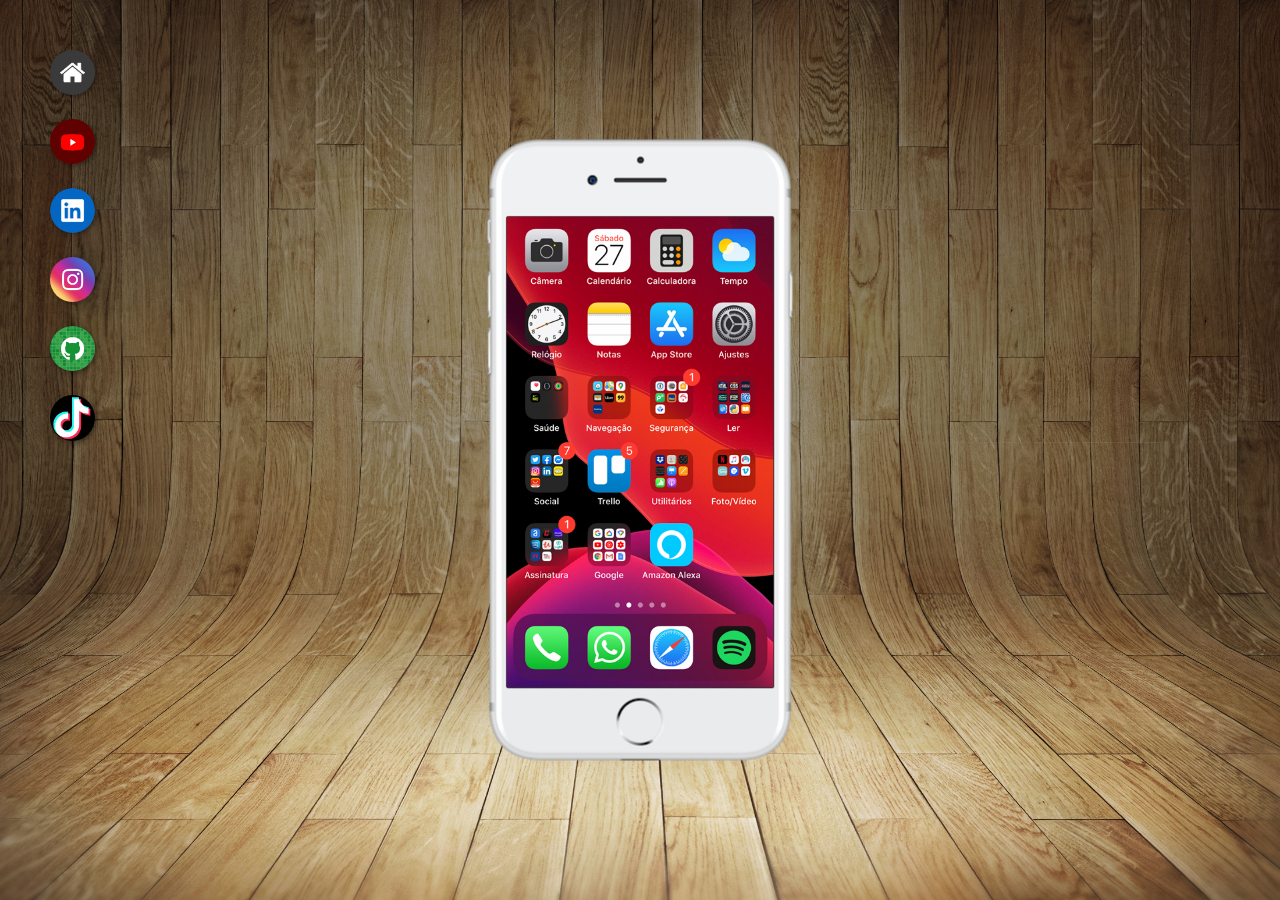
<file: index.html>
<!DOCTYPE html>
<html lang="pt-br">
<head>
    <meta charset="UTF-8">
    <meta http-equiv="X-UA-Compatible" content="IE=edge">
    <meta name="viewport" content="width=device-width, initial-scale=1.0">
    <link rel="shortcut icon" href="icons8-star-filled-50.png" type="image/x-icon">
    <title>Projeto Redes Sociais</title>
<link rel="stylesheet" href="estilo/style.css" class="css">
</head>
<body>
    <main>
        <section id="telefone">
            <iframe src="home.html" name="tela" id="tela" frameborder="0">Seu navegador não é compatível com isso.</iframe>
        </section>
        
        <section id="redes-sociais">
          <a href="home.html" target="tela"><img src="imagens/logo-home.jpg" alt="home"></a><br>
          <a href="youtube.html" target="tela"><img src="imagens/logo-youtube.jpg" alt="youtube"></a><br>
          <a href="linkedin.html" target="tela"><img src="imagens/linkedin_logo.png" alt="linkedin"></a><br>
          <a href="instagram.html" target="tela"><img src="imagens/logo-instagram.jpg" alt="instagram"></a><br>
          <a href="github.html" target="tela"><img src="imagens/logo-github.jpg" alt="github"></a><br>
          <a href="tiktok.html" target="tela"><img src="imagens/tiktok-logo.png" alt="tiktok"></a><br>

    </section>
</main>
</body>
</html>
</file>
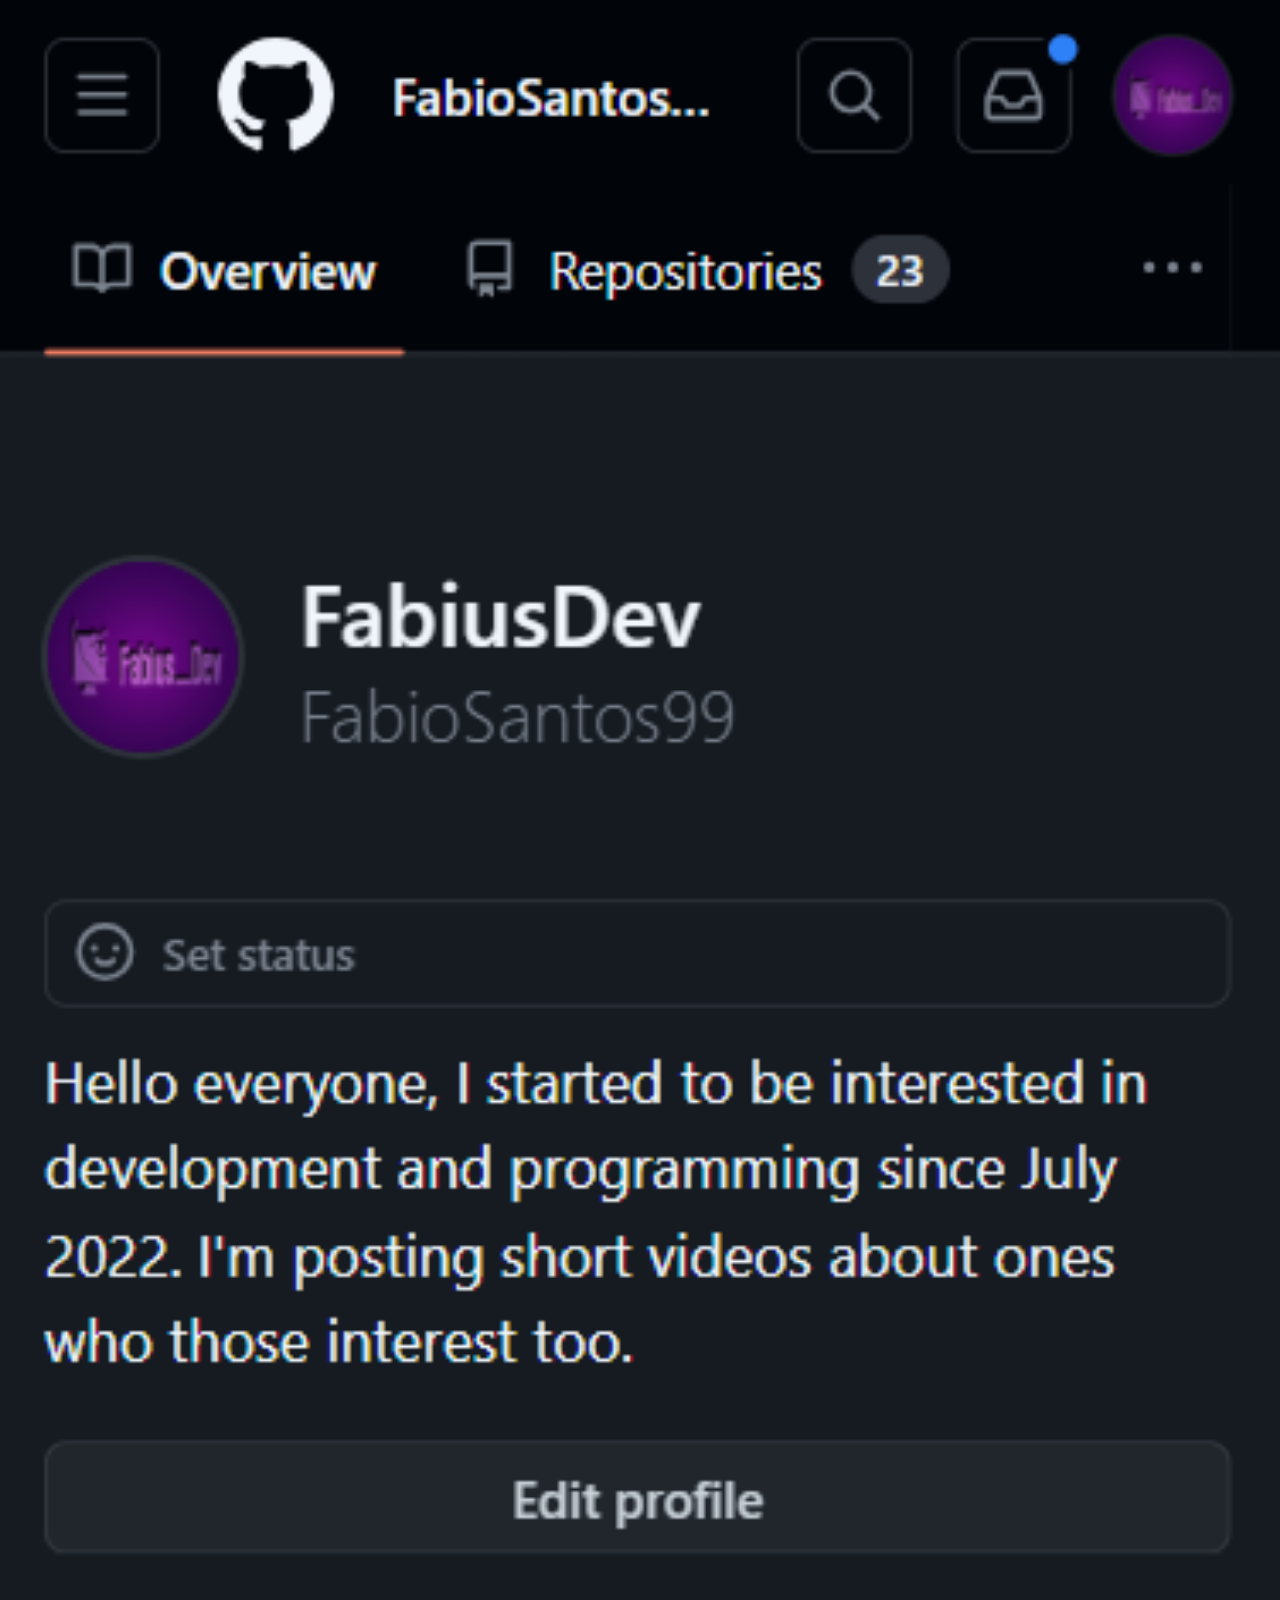
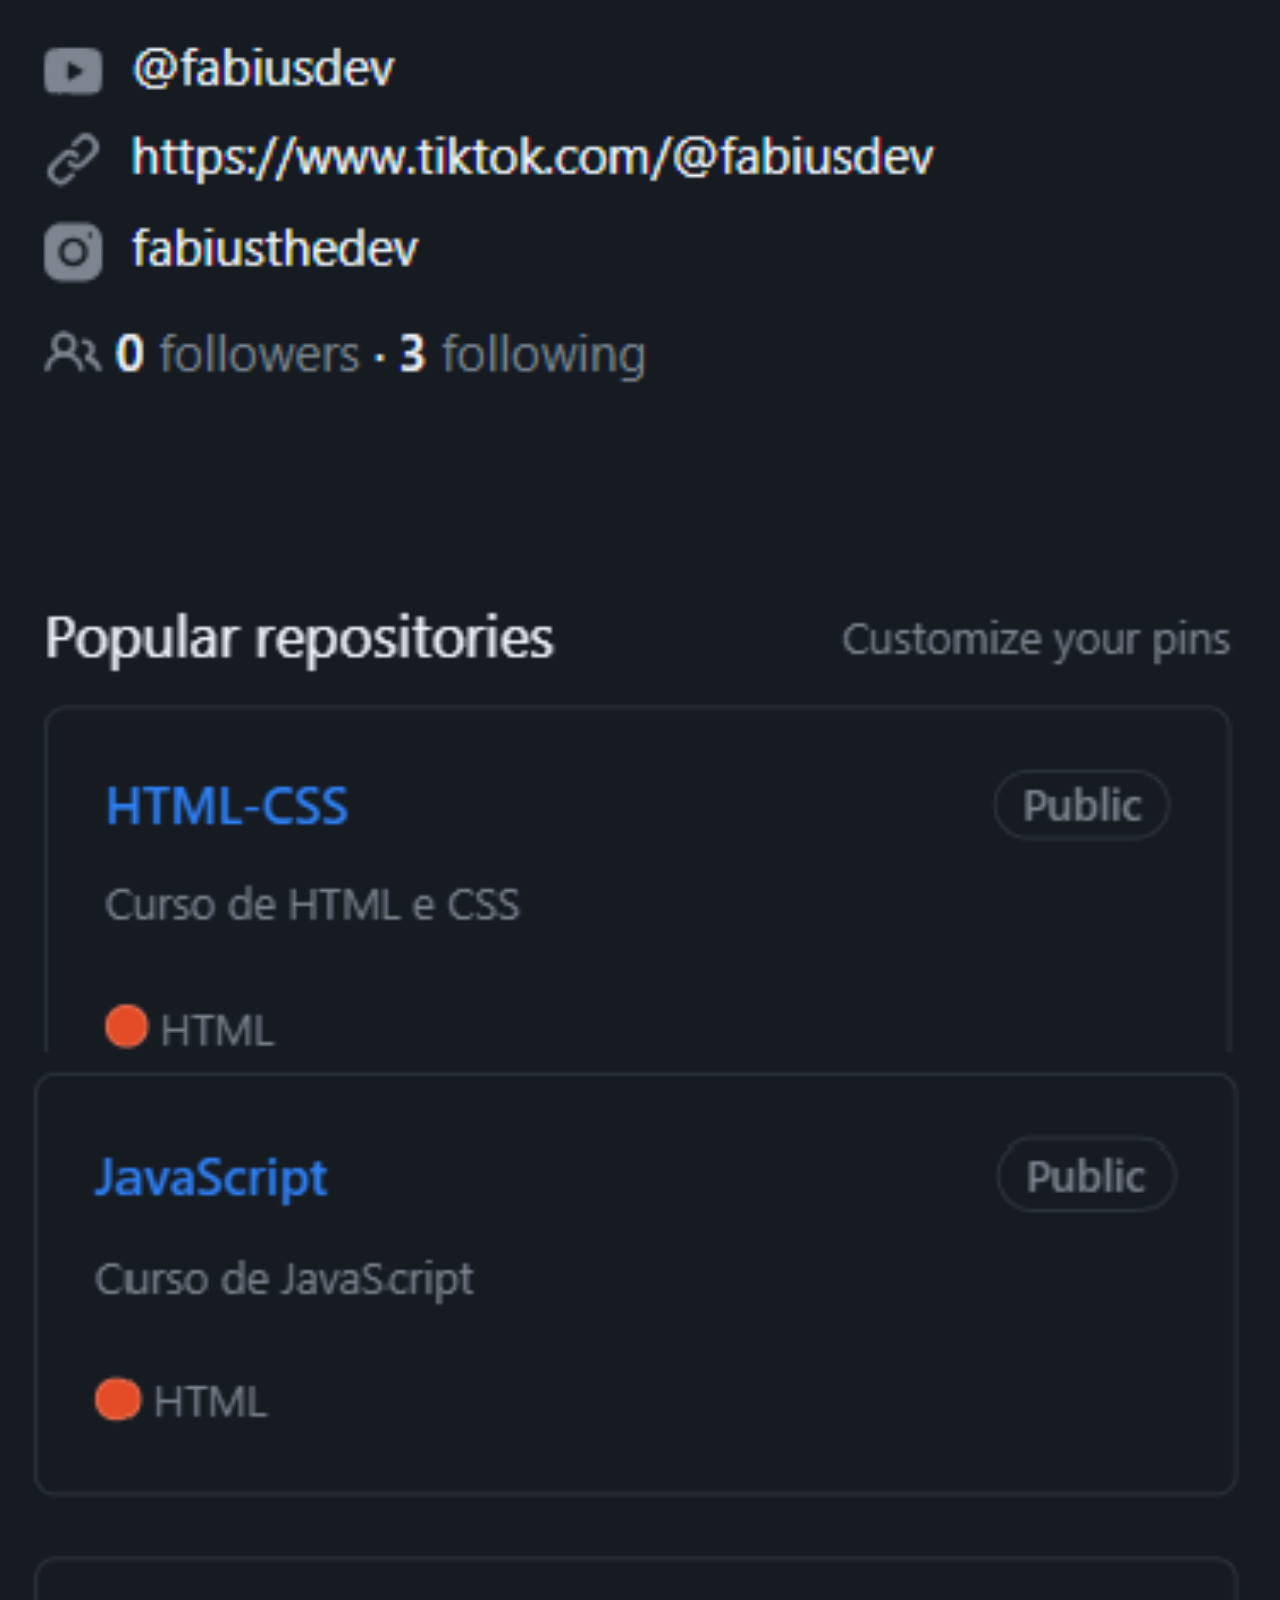
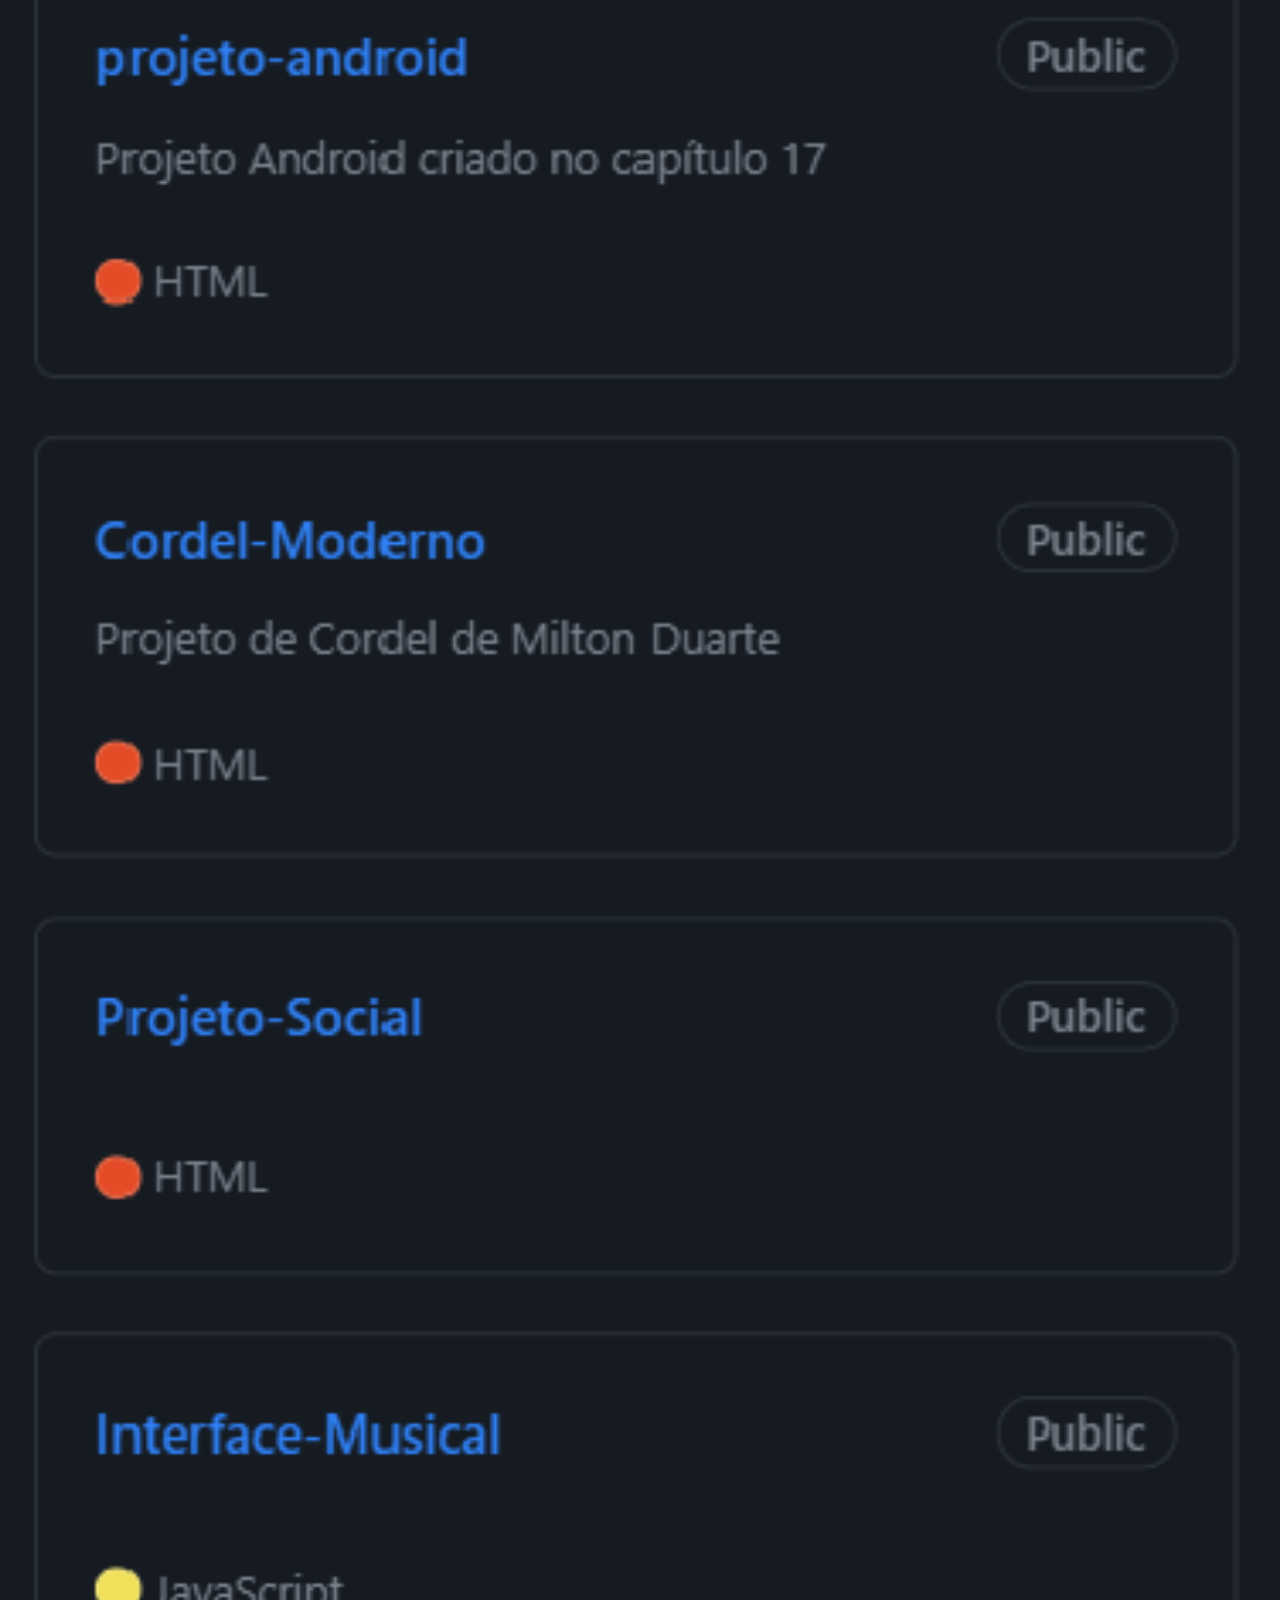
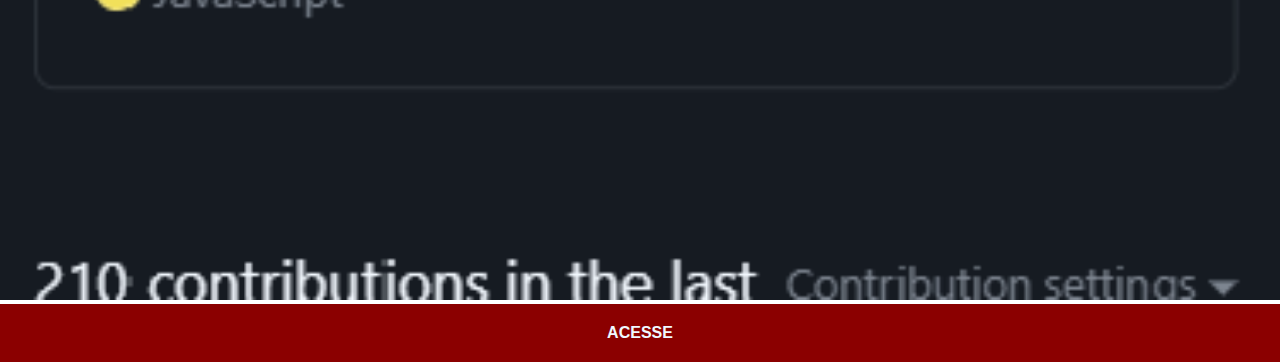
<file: github.html>
<!DOCTYPE html>
<html lang="pt-br">
<head>
    <meta charset="UTF-8">
    <meta http-equiv="X-UA-Compatible" content="IE=edge">
    <meta name="viewport" content="width=device-width, initial-scale=1.0">
    <title>Document</title>
    <link rel="stylesheet" href="estilo/social.css">

</head>
<body>
    <img src="imagens/github-image.png" alt="github">
    <a href="https://github.com/FabioSantos99">ACESSE</a>
</body>
</html>
</file>
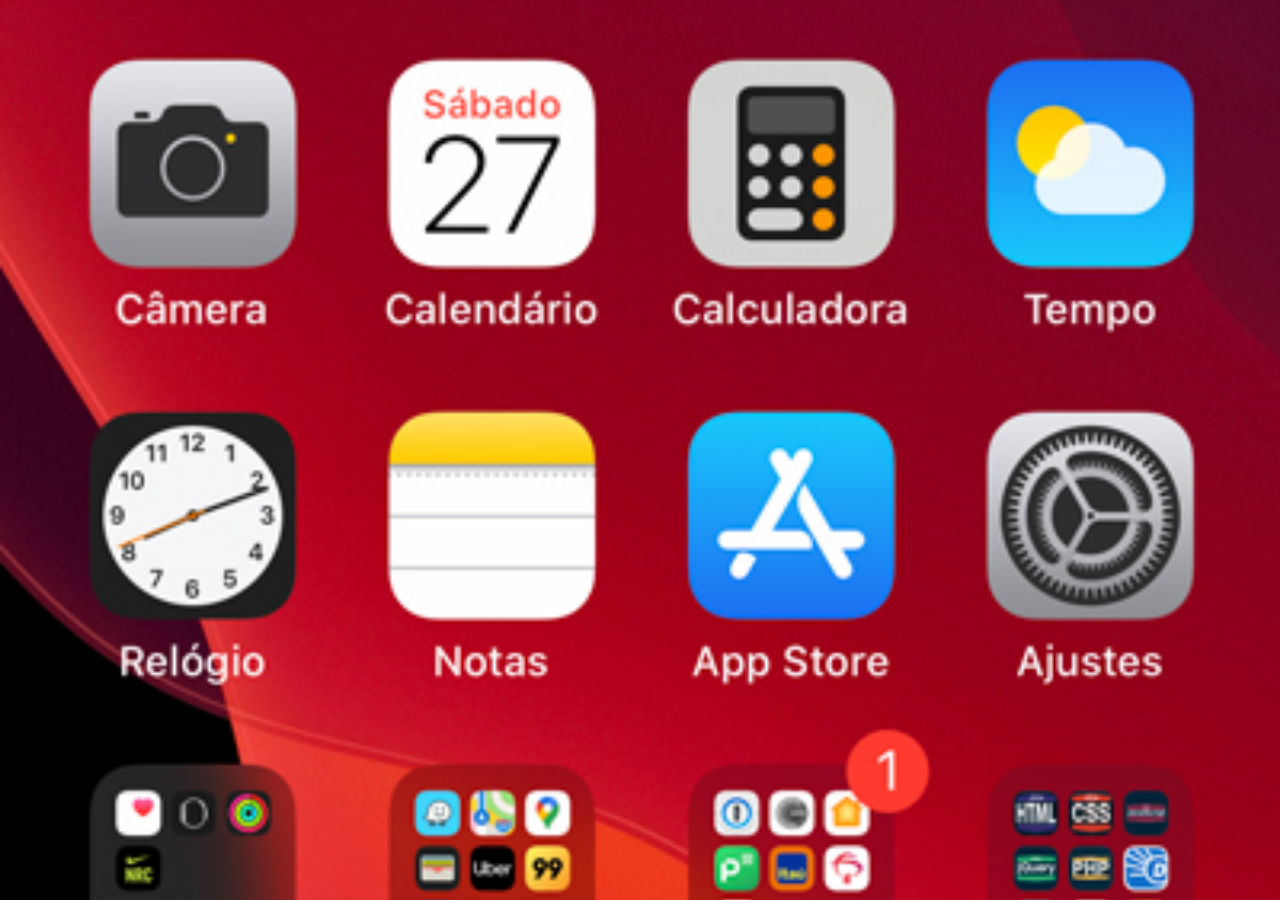
<file: home.html>
<!DOCTYPE html>
<html lang="pt-br">
<head>
    <meta charset="UTF-8">
    <meta http-equiv="X-UA-Compatible" content="IE=edge">
    <meta name="viewport" content="width=device-width, initial-scale=1.0">
    <title>Home</title>
    
    <style>
        *{
            margin: 0px;
            padding: 0px;
        }
    
        body{
            width: 100vw;
            height: 100vh;
            background: black url('imagens/tela-home.jpg') no-repeat top center;
            background-size: cover;
        }
        
    </style>
</head>


<body>
   
</body>
</html>
</file>
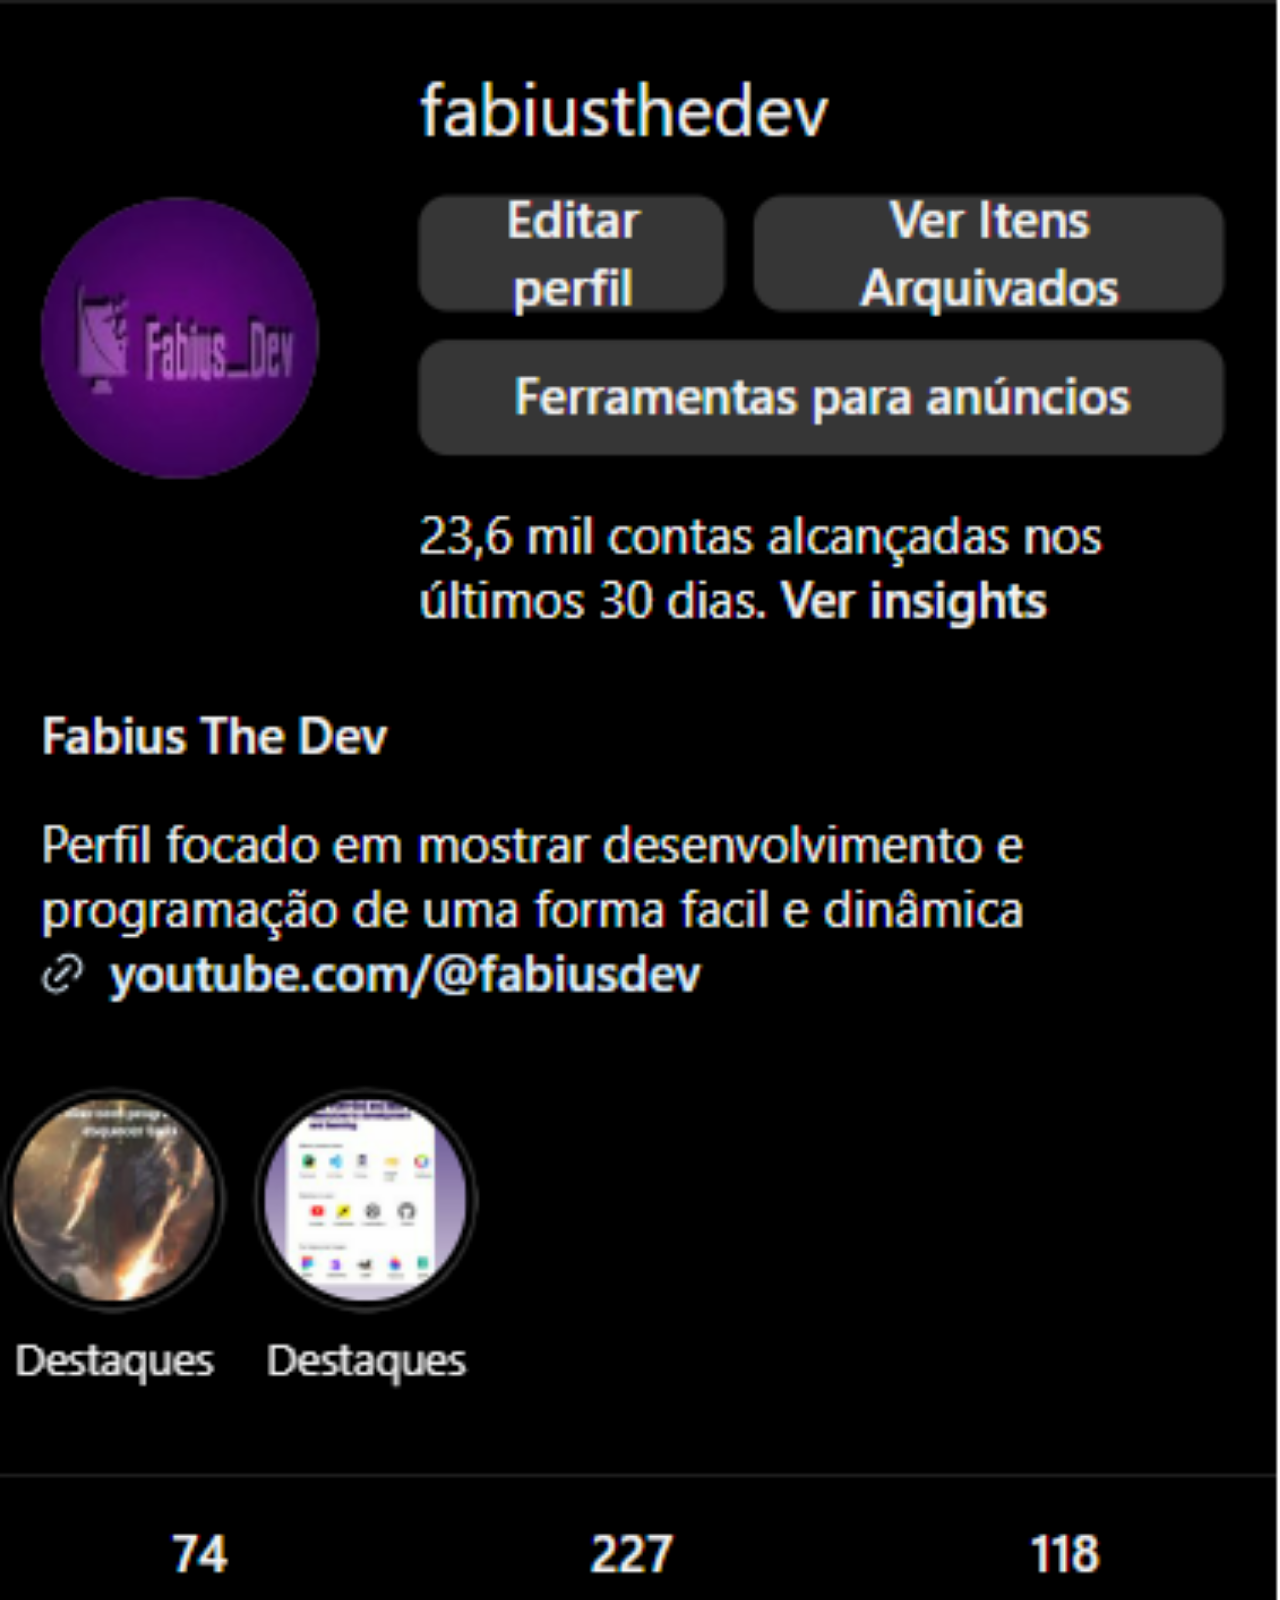
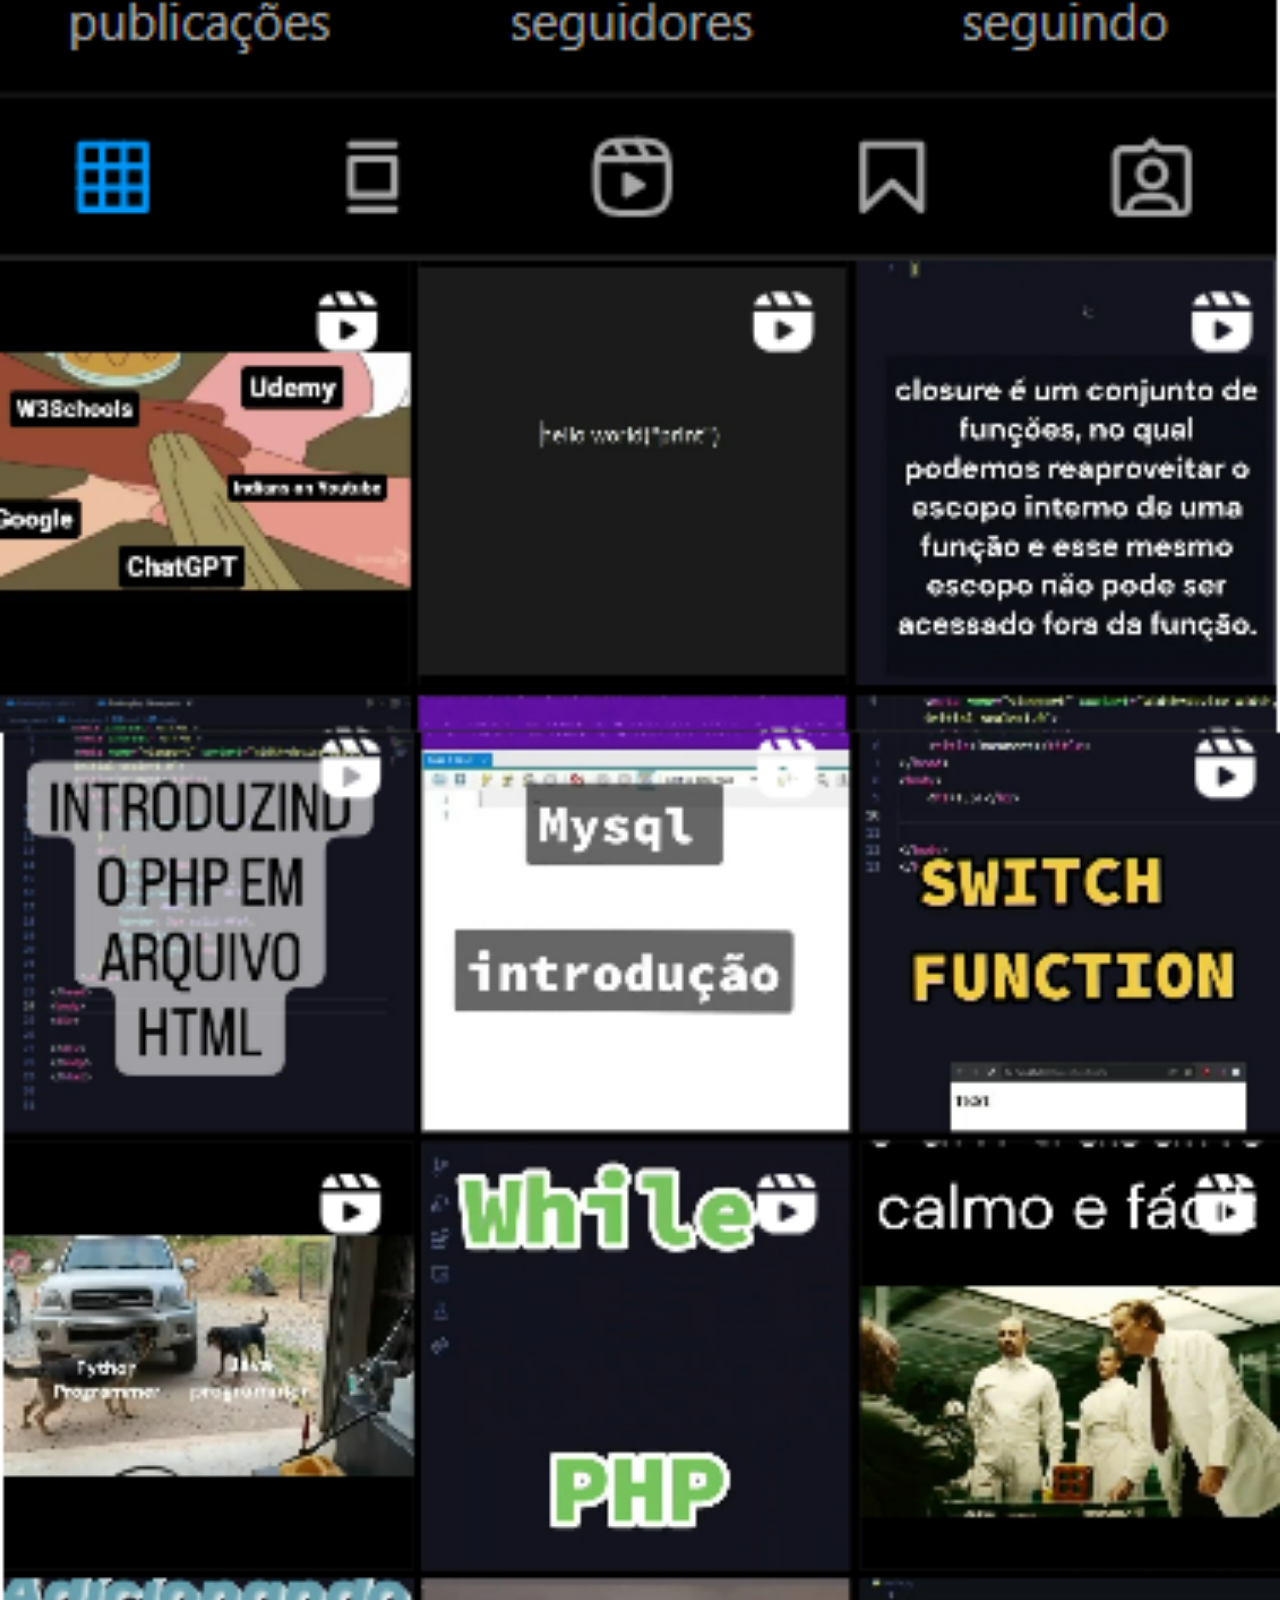
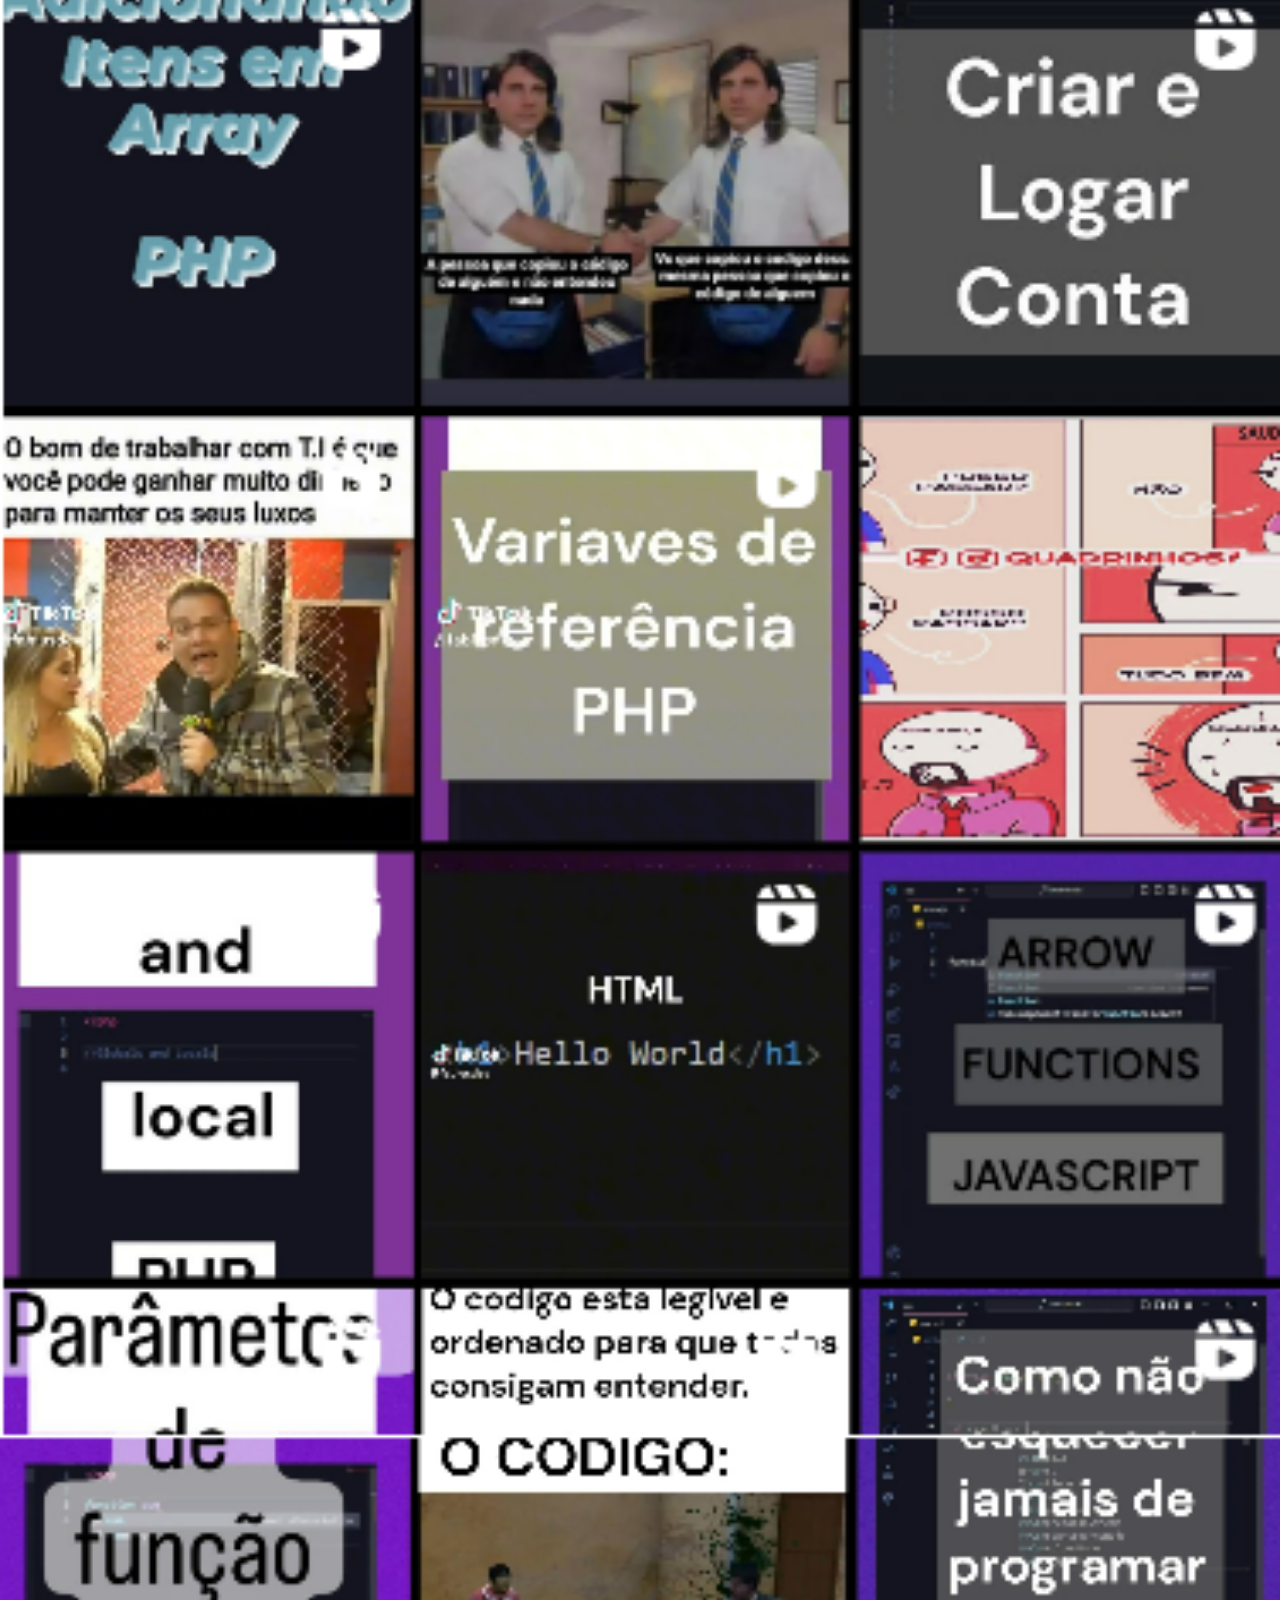
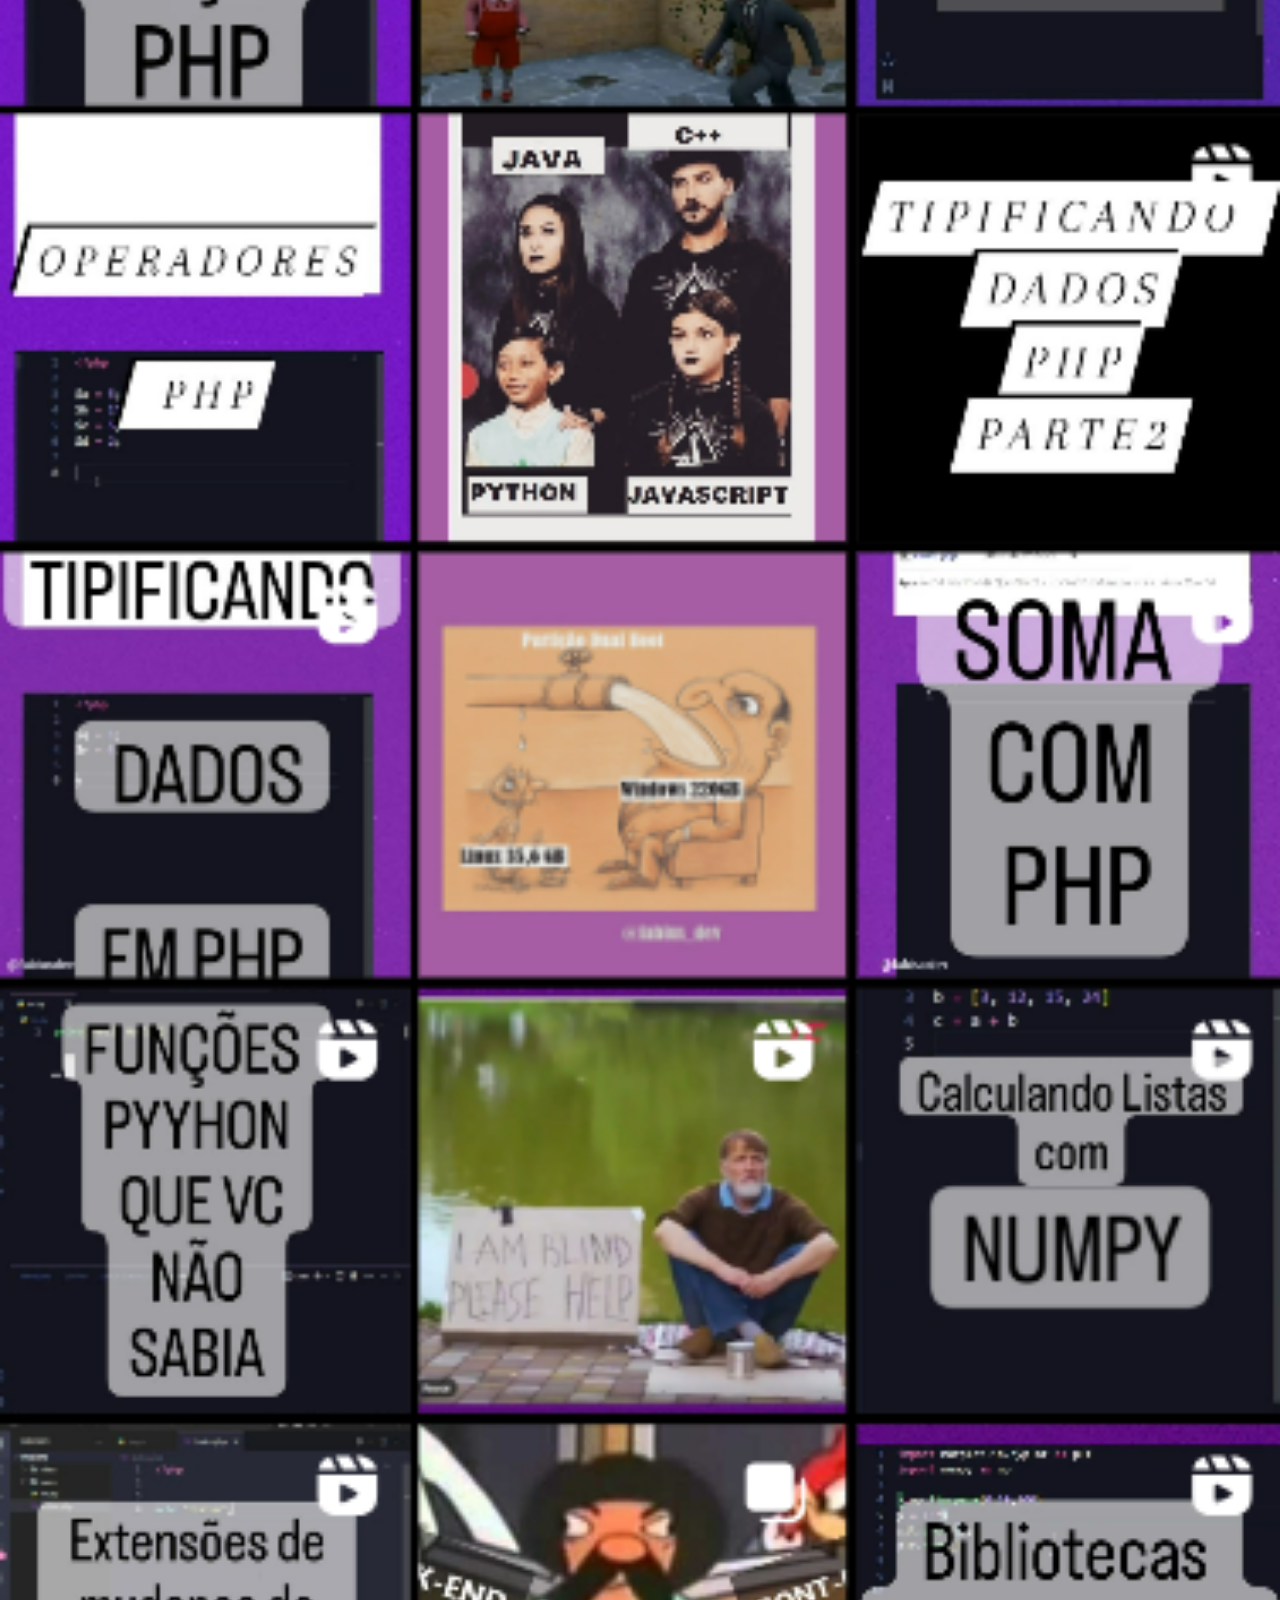
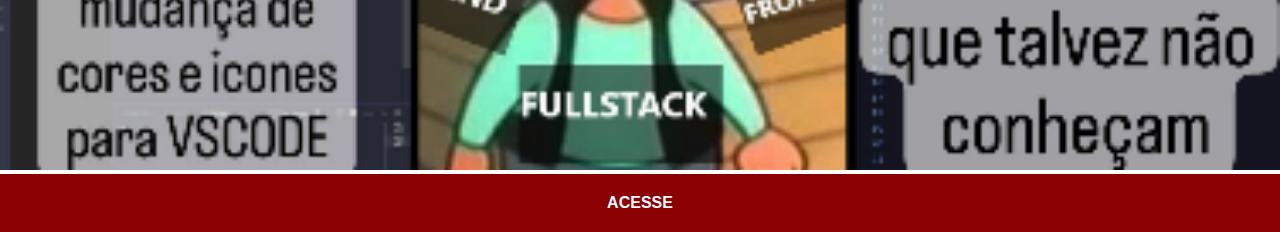
<file: instagram.html>
<!DOCTYPE html>
<html lang="en">
<head>
    <meta charset="UTF-8">
    <meta http-equiv="X-UA-Compatible" content="IE=edge">
    <meta name="viewport" content="width=device-width, initial-scale=1.0">
    <title>Document</title>
    <link rel="stylesheet" href="estilo/social.css">
</head>
<body>

    <img src="imagens/instagram_image.png" alt="instagram">
    <a href="https://www.instagram.com">ACESSE</a>
</body>
</html>
</file>
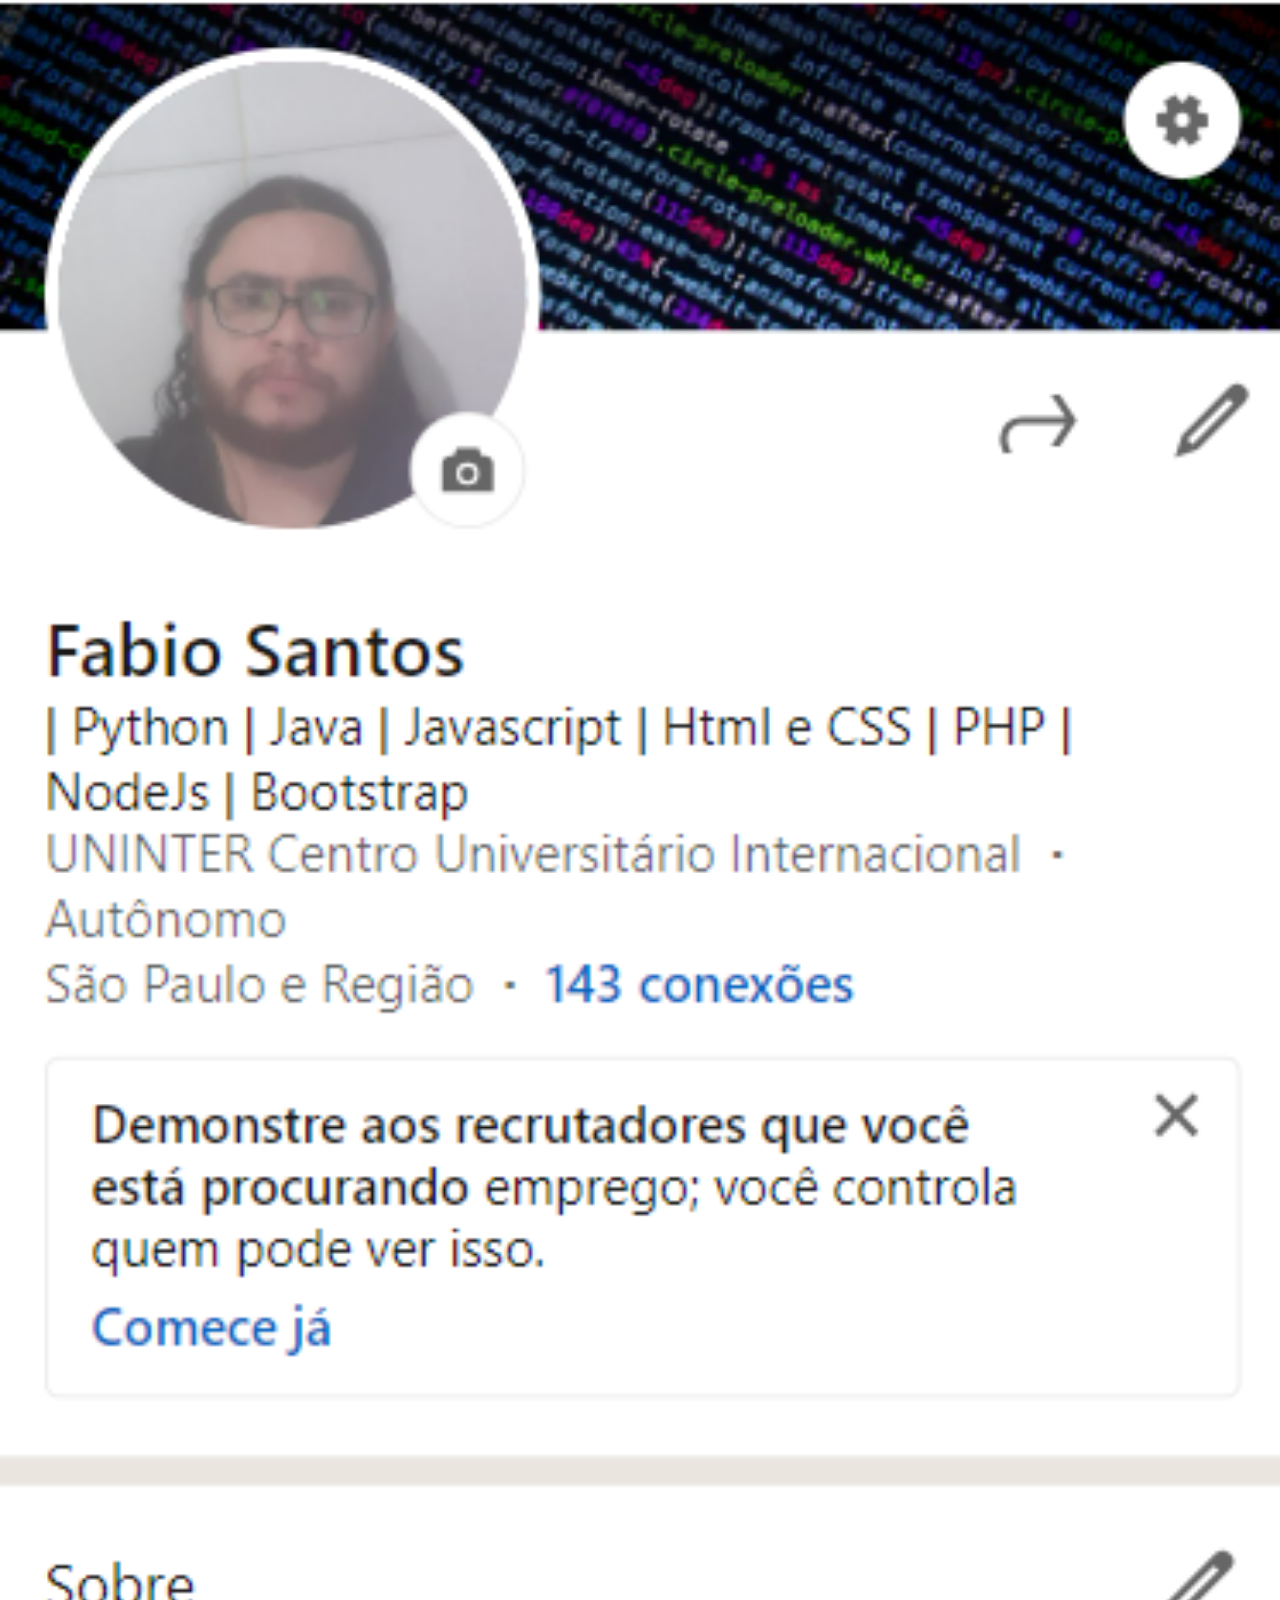
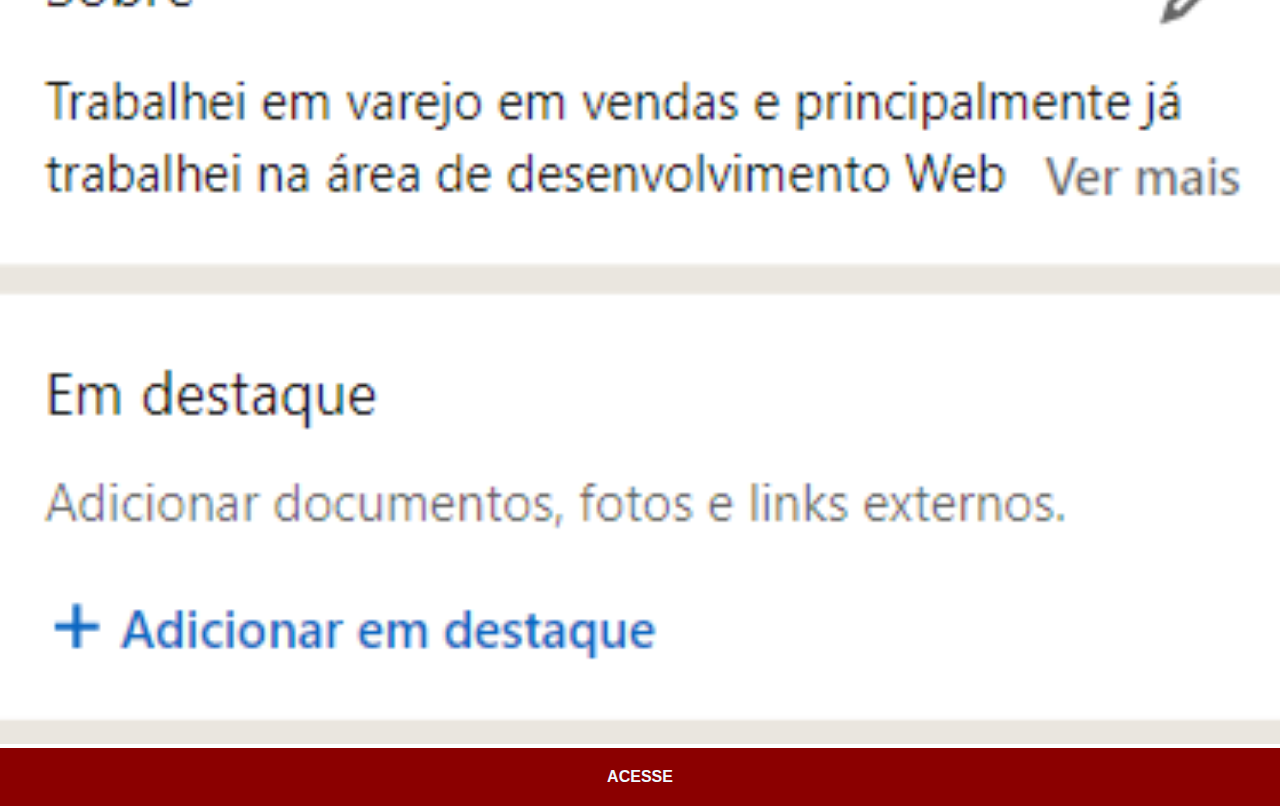
<file: linkedin.html>
<!DOCTYPE html>
<html lang="en">
<head>
    <meta charset="UTF-8">
    <meta http-equiv="X-UA-Compatible" content="IE=edge">
    <meta name="viewport" content="width=device-width, initial-scale=1.0">
    <title>Linkedin</title>
    <link rel="stylesheet" href="estilo/social.css">
</head>
<body>
    <img src="imagens/linkedin_image.png" alt="linkedin">
    <a href="https://www.linkedin.com/in/fabiusthedev/">ACESSE</a>
</body>
</html>
</file>
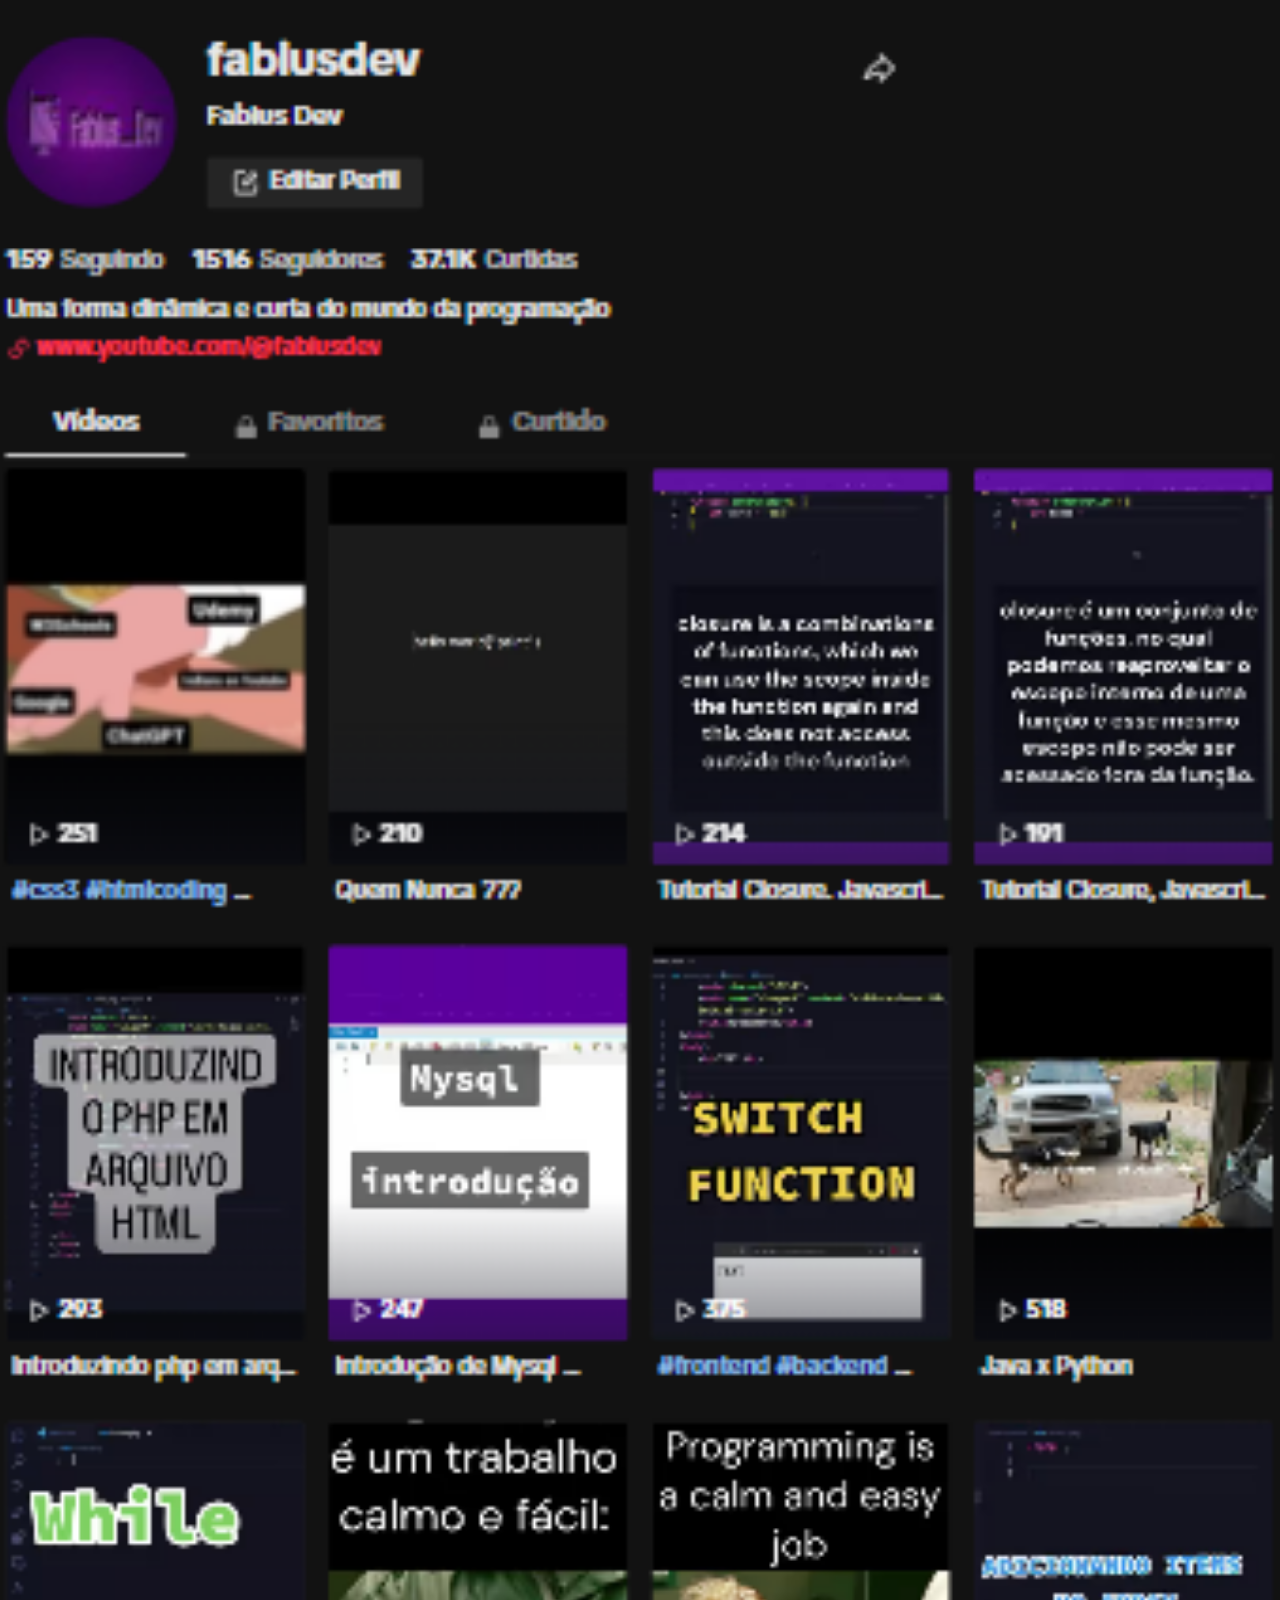
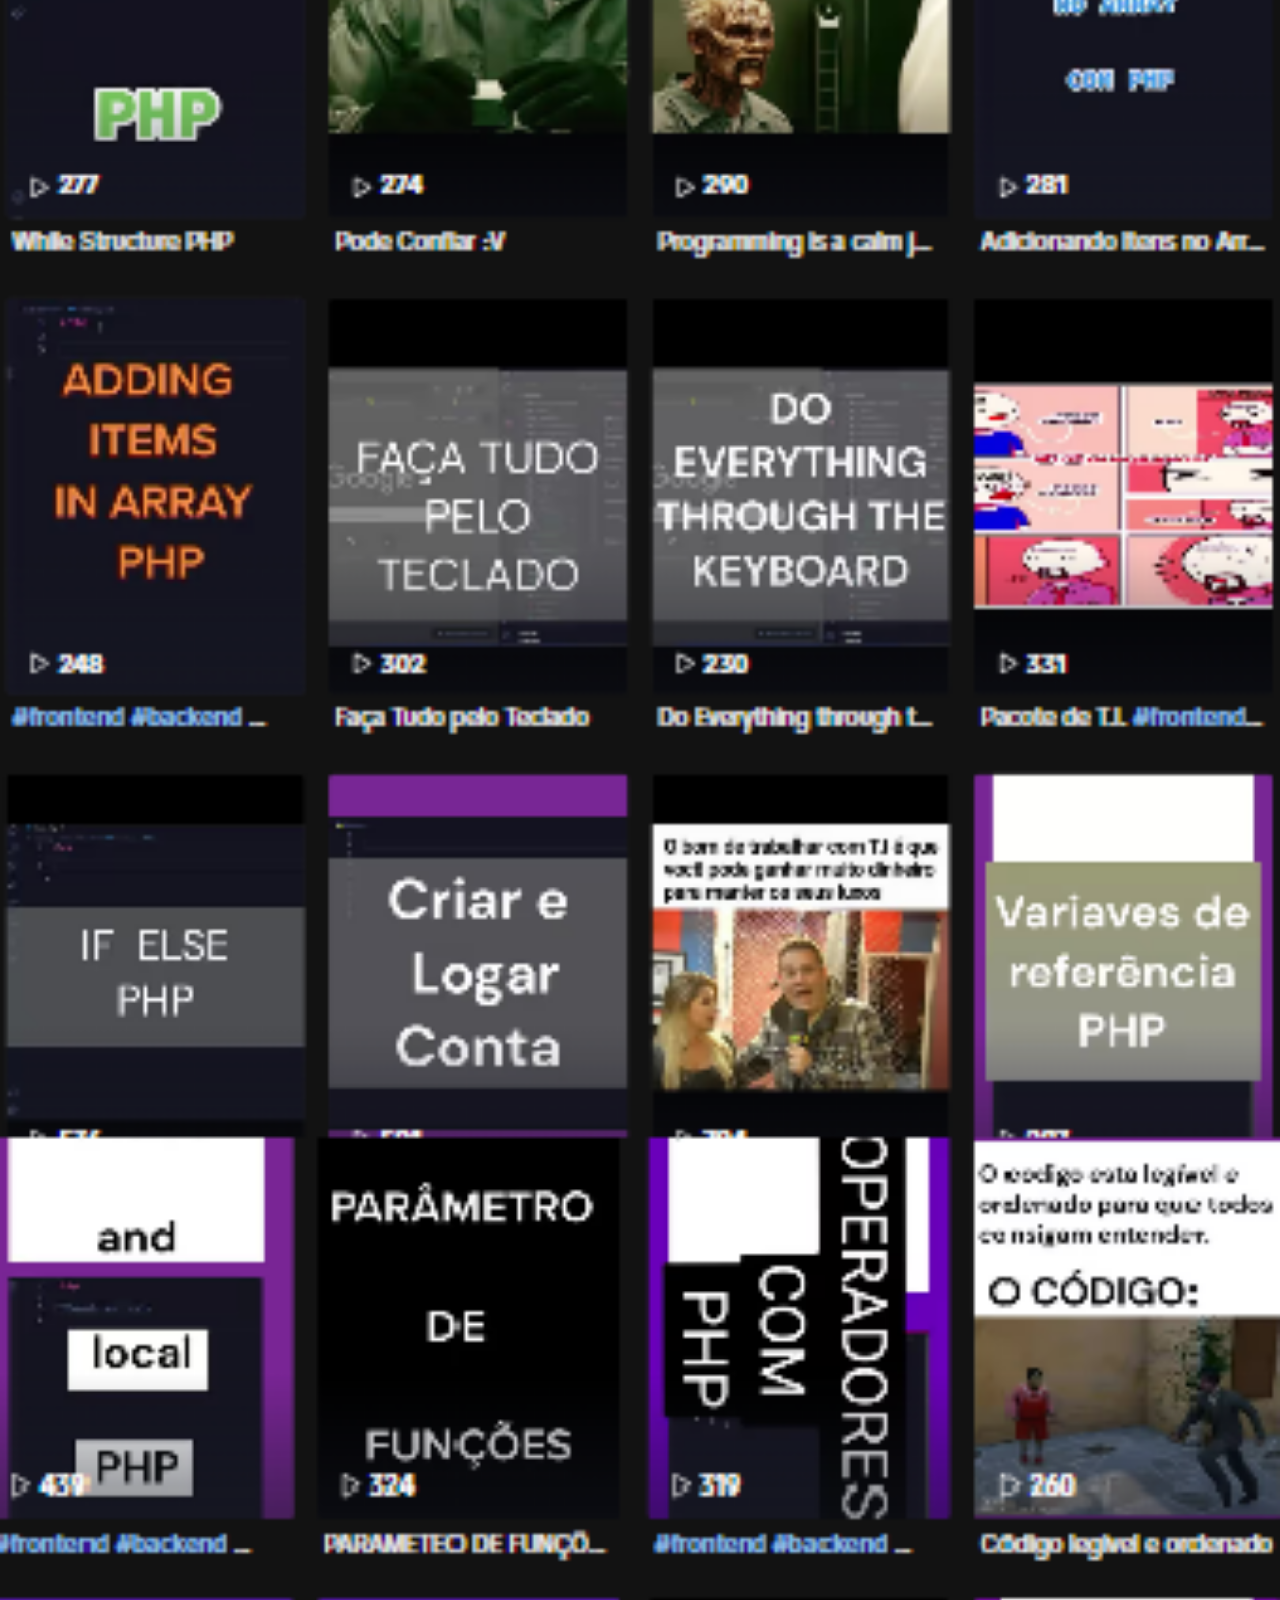
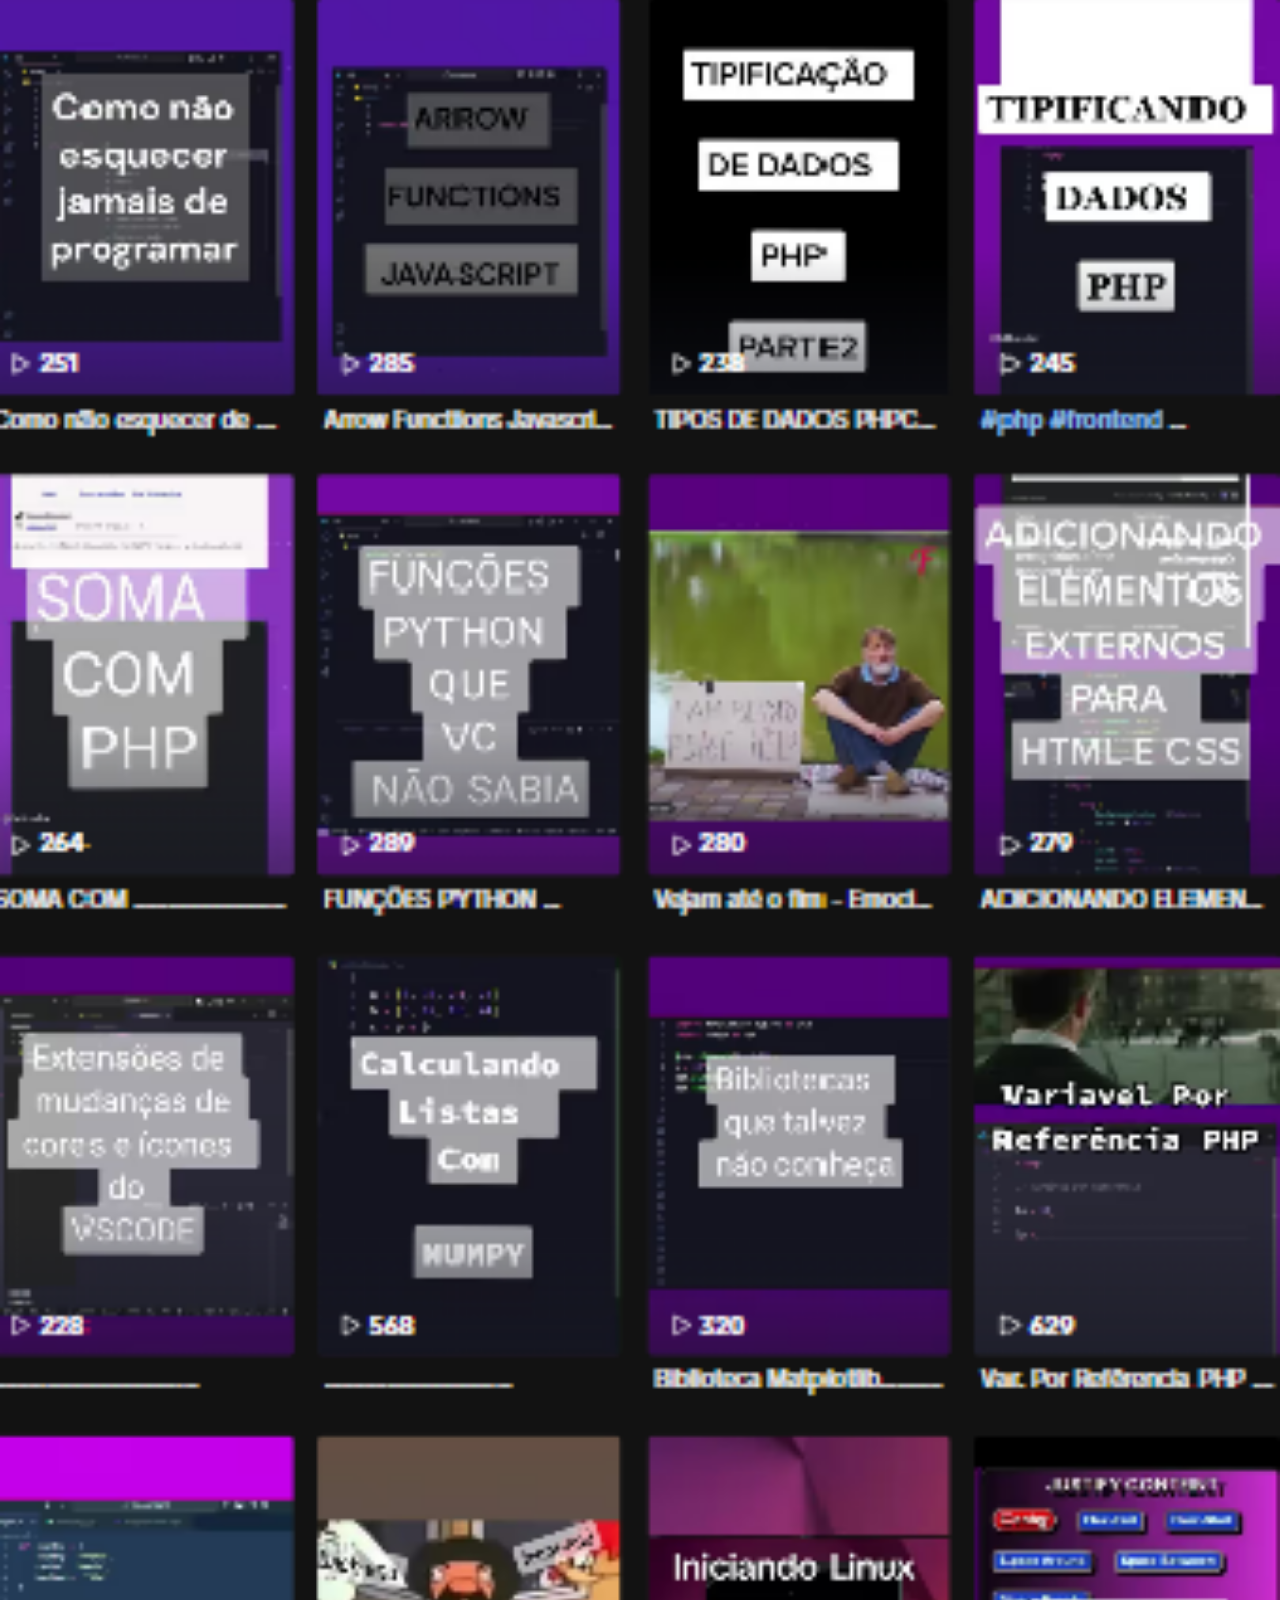
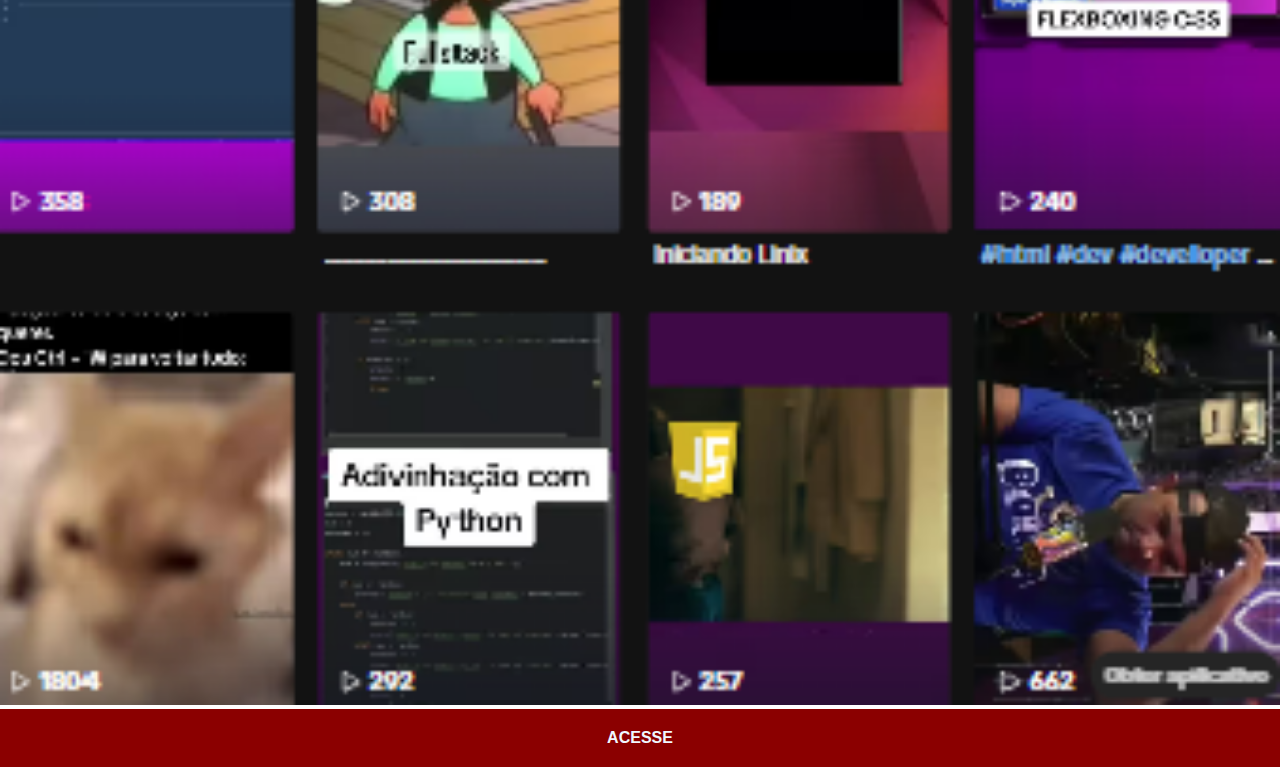
<file: tiktok.html>
<!DOCTYPE html>
<html lang="en">
<head>
    <meta charset="UTF-8">
    <meta http-equiv="X-UA-Compatible" content="IE=edge">
    <meta name="viewport" content="width=device-width, initial-scale=1.0">
    <title>Tiktok</title>
    <link rel="stylesheet" href="
    estilo/social.css">
</head>
<body>
    <img src="imagens/tiktok_image.png" alt="TikTok">
    <a href="https://tiktok.com">ACESSE</a>
</body>
</html>
</file>
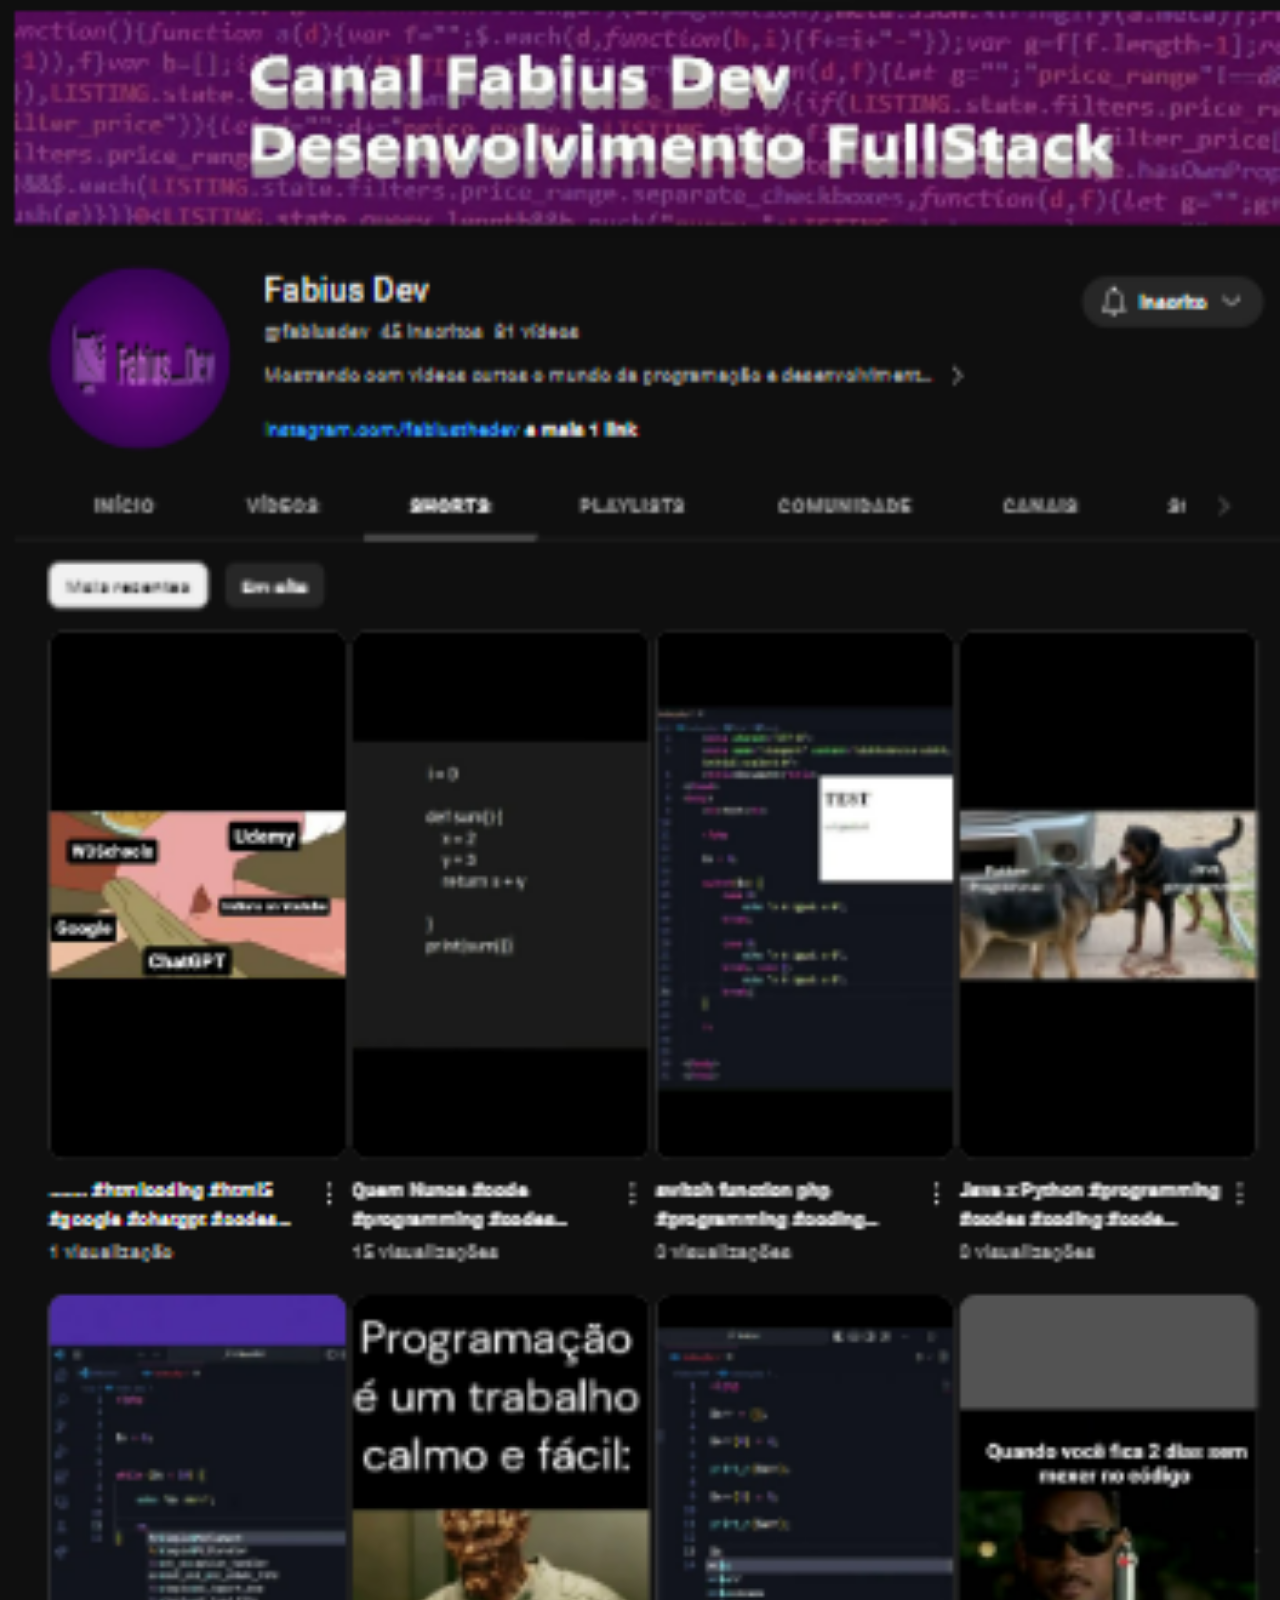
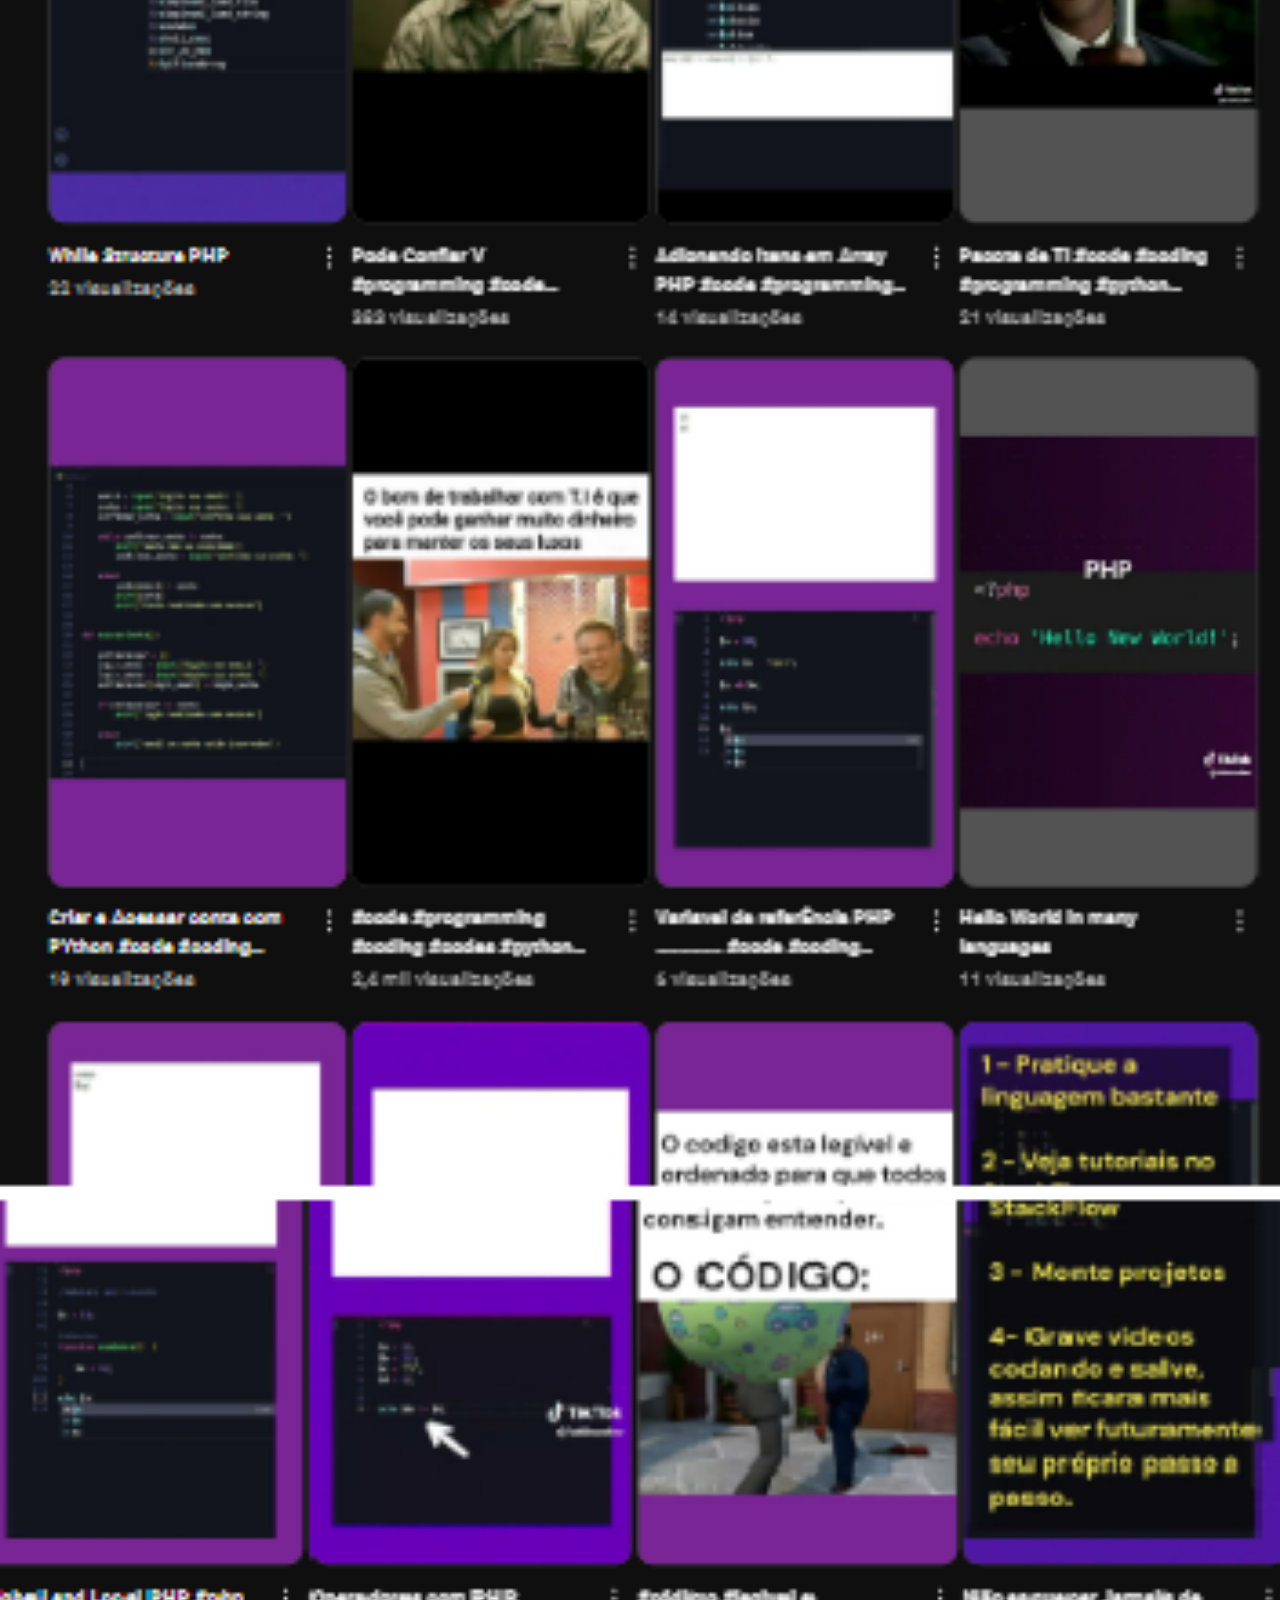
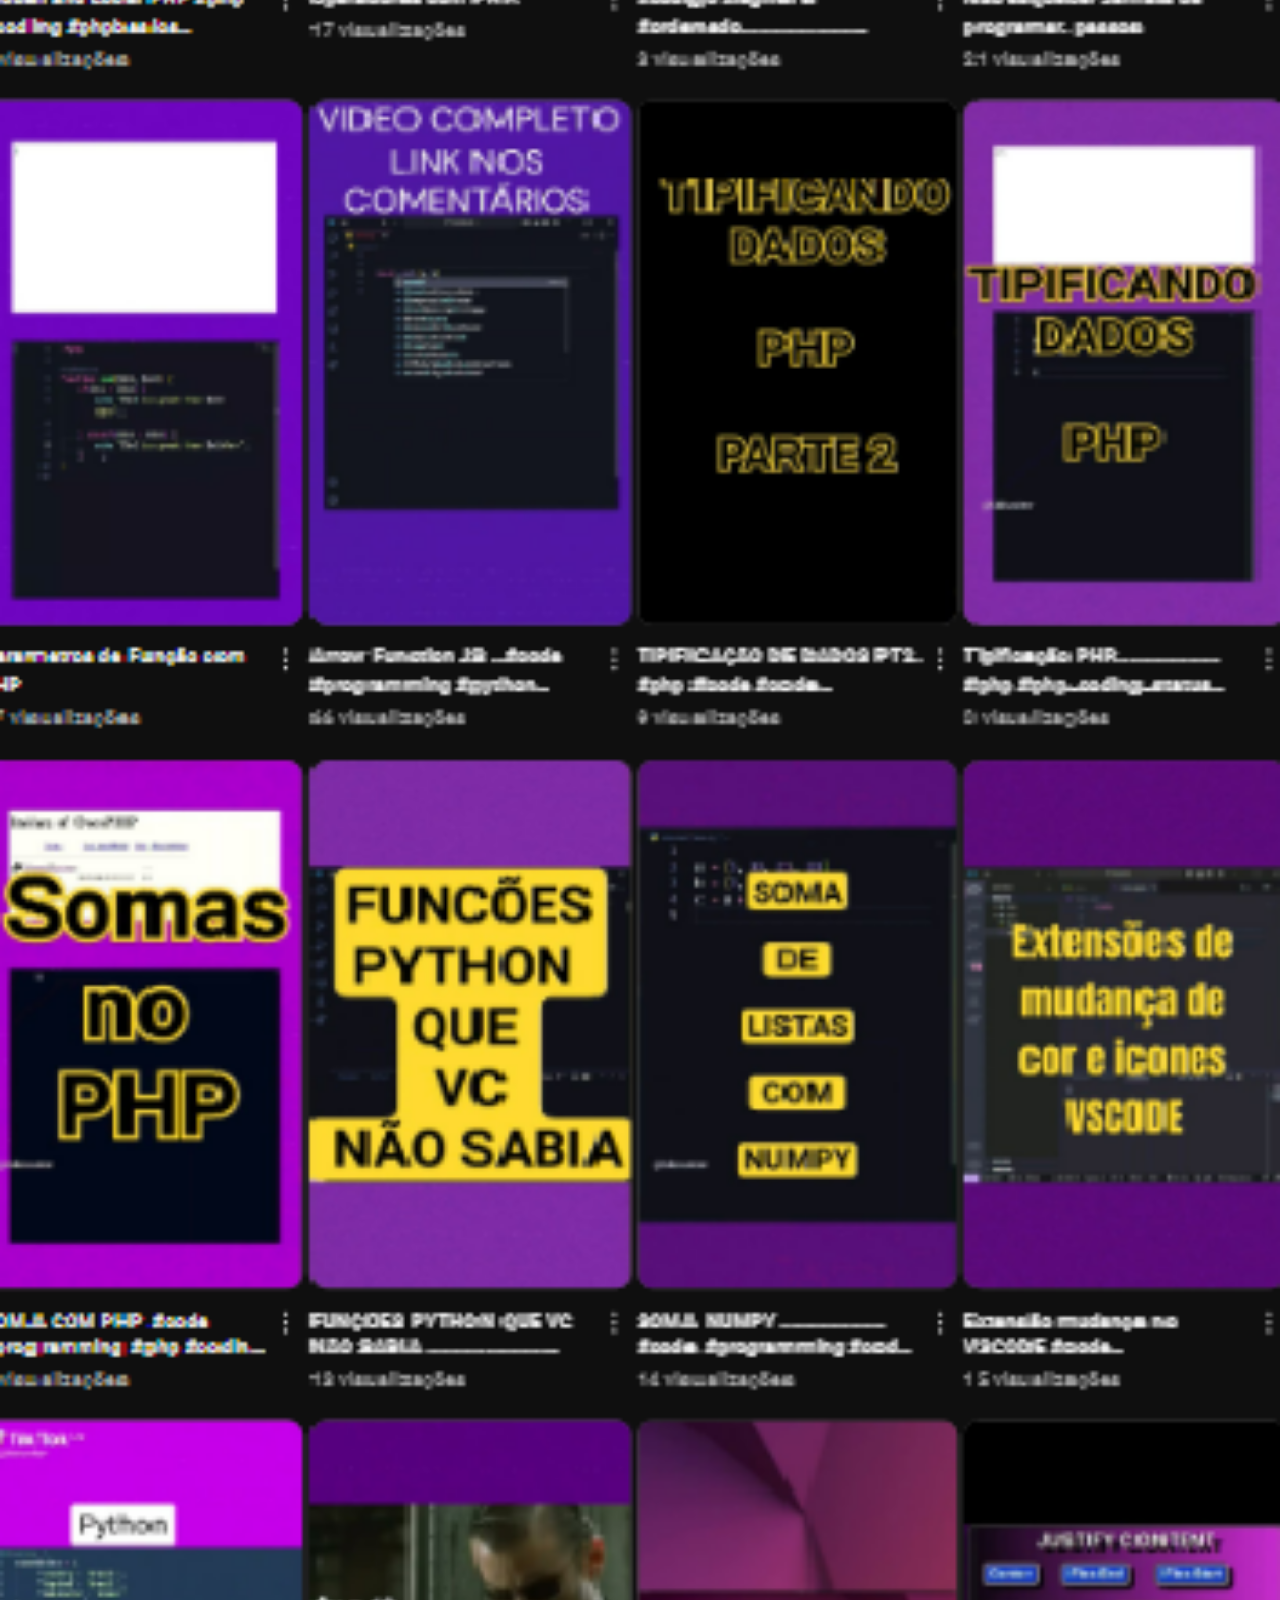
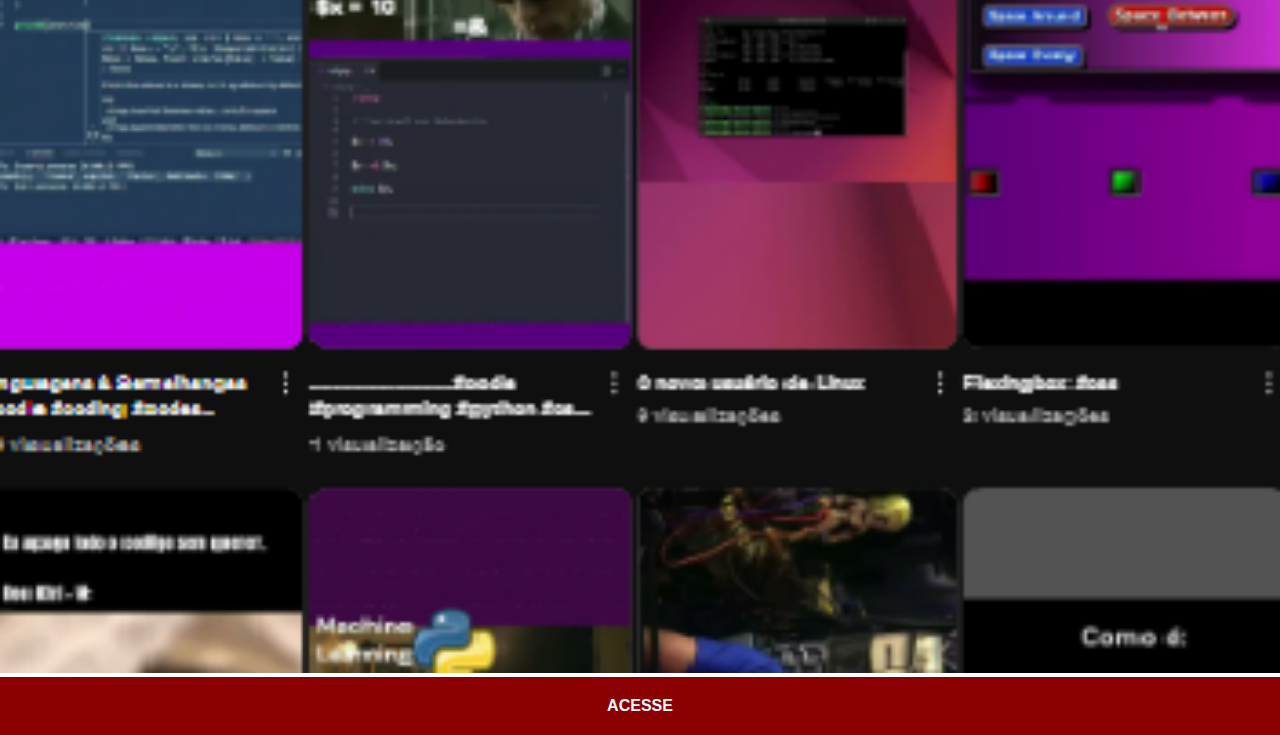
<file: youtube.html>
<!DOCTYPE html>
<html lang="en">
<head>
    <meta charset="UTF-8">
    <meta http-equiv="X-UA-Compatible" content="IE=edge">
    <meta name="viewport" content="width=device-width, initial-scale=1.0">
    <title>Youtube</title>
    <link rel="stylesheet" href="estilo/social.css">
</head>
<body>
    <img src="imagens/youtube-image.png" alt="Youtube">
    <a href="https://www.youtube.com/" target="_blank">ACESSE</a>
</body>
</html>
</file>
<file: estilo/style.css>
@charset "UTF-8";

* {
    margin: 0px;
    padding: 0px;
    font-family: Arial, Helvetica, sans-serif;
}

html, body {
    height: 100vh;
    width: 100vw;
    background-color: black;
    background-size: cover;
}

body {
    background: url('../imagens/fundo-madeira.jpg')no-repeat top center;
    background-size: cover;
    background-attachment: fixed;
}

main{
    position: relative;
    height: 100vh;

}

section#telefone {
    position: absolute;
    top: 50%;
    left: 50%;
    transform: translate(-50%, -50%);

    height: 627px;
    width: 311px;
    background: url('../imagens/frame-iphone.png') no-repeat;
}

iframe#tela {
    position: relative;
    top:80px;
    left: 22px;
    width: 267px;
    height: 471px;

}

section#redes-sociais {
    text-align: left;
    padding: 40px;
}

section#redes-sociais img {
    width: 45px;
    margin: 10px;
    border-radius: 50%;
    box-shadow: 2px 2px 5px rgba(0, 0, 0, 0.400);
    box-sizing: border-box;
    transition: .7s;
}

section#redes-sociais img:hover {
    border: 5px solid rgba(16, 250, 3, 0.447);
    transform: translate(0.5px);
    box-shadow: 5px 5px 10px rgba(0, 0, 0, 0.638);
    width: 90px;
}
</file>
<file: estilo/social.css>
*{
    margin: 0px;
    padding: 0px;
    font-family: Arial, Helvetica, sans-serif;
}

::-webkit-scrollbar {
    width: 0px;
    height: 0px;
}

img {
    width: 100vw;

}
a {
    background-color: darkred;
    display: block;
    color:aliceblue;
    padding: 20px;
    text-align: center;
    font-weight: bolder;
    text-decoration: none;
}

a:hover {
    background-color: purple;
}
</file>
